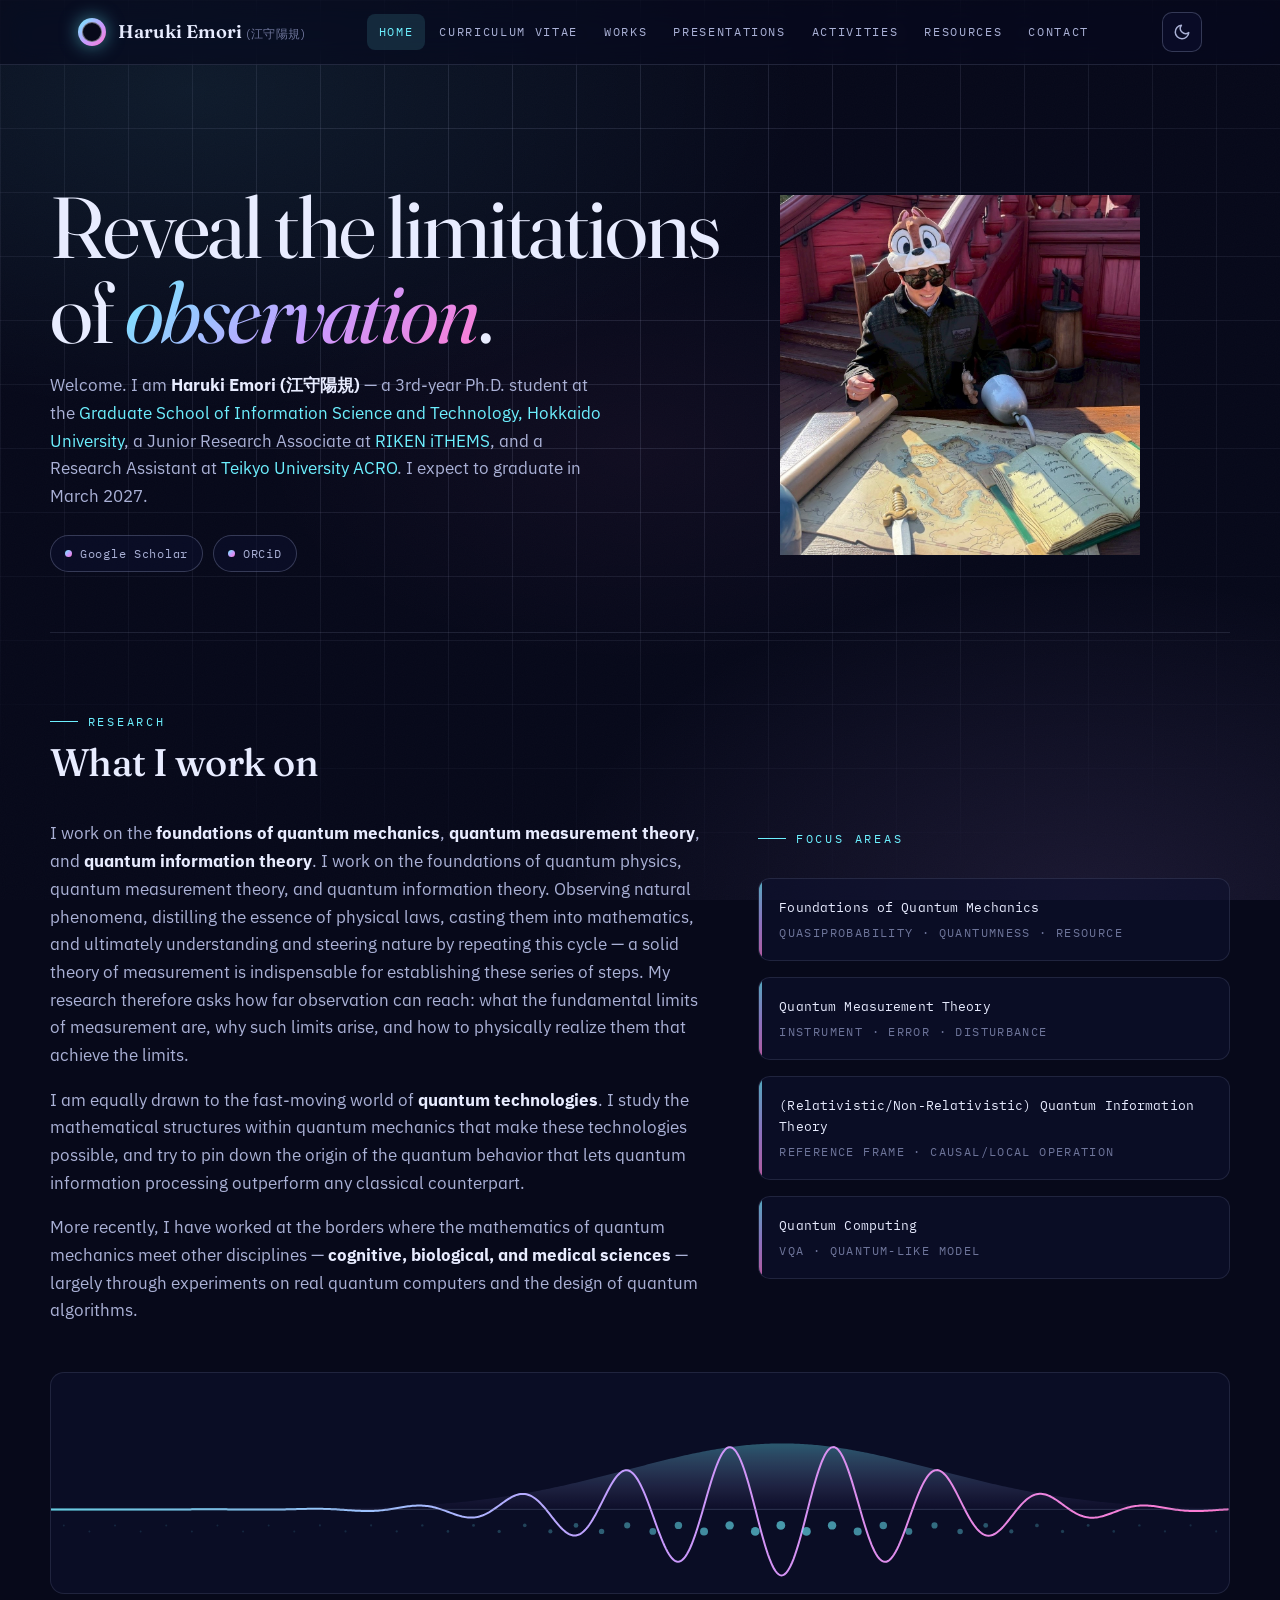
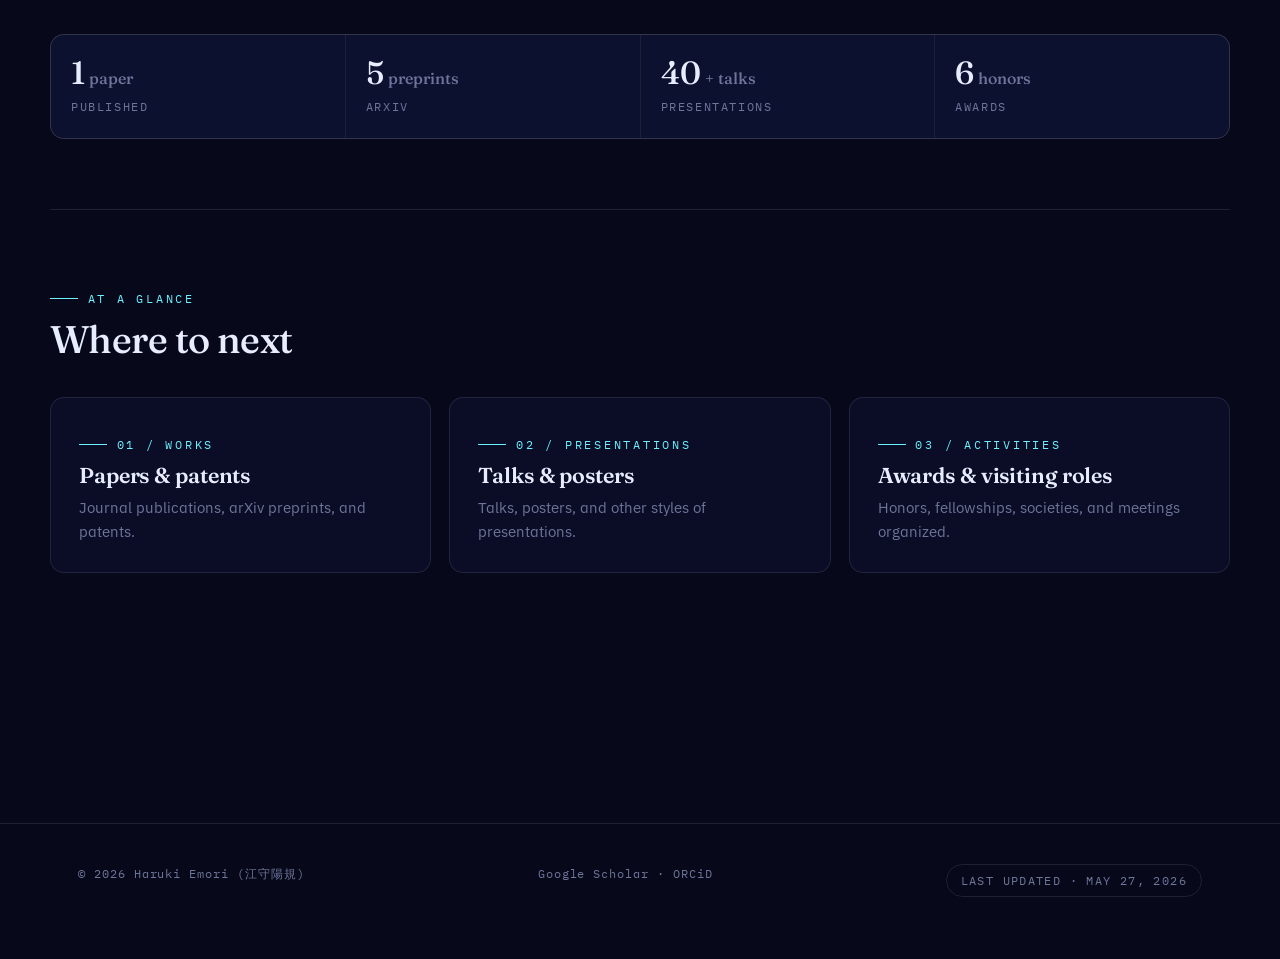
<file: index.html>
<!DOCTYPE html>
<html lang="en">
<head>
  <meta charset="UTF-8" />
  <meta name="viewport" content="width=device-width, initial-scale=1.0" />
  <title>Haruki Emori — Quantum Foundations, Measurement, &amp Information</title>
  <meta name="description" content="Personal site of Haruki Emori (江守陽規) — Ph.D. student at Hokkaido University working on foundations of quantum mechanics, quantum measurement theory, and quantum information." />
  <script>(function(){try{if(localStorage.getItem('he-theme')==='light')document.documentElement.setAttribute('data-theme','light');}catch(e){}})();</script>
  <link rel="preconnect" href="https://fonts.googleapis.com">
  <link rel="preconnect" href="https://fonts.gstatic.com" crossorigin>
  <link href="https://fonts.googleapis.com/css2?family=Fraunces:ital,opsz,wght@0,9..144,400;0,9..144,500;0,9..144,600;1,9..144,400;1,9..144,500&amp;family=IBM+Plex+Mono:wght@400;500&amp;family=IBM+Plex+Sans:wght@300;400;500;600;700&amp;display=swap" rel="stylesheet">
  <link rel="stylesheet" href="assets/css/style.css">
</head>
<body>
  <div class="bg-field"></div>
  <div class="bg-grid"></div>
  <div class="bg-noise"></div>

  <header class="site-header">
    <div class="wrap nav-inner">
      <a href="index.html" class="brand">
        <span class="brand-mark"></span>
        <span>Haruki Emori <span class="brand-jp">(江守陽規)</span></span>
      </a>
      <nav class="primary" aria-label="Primary">
        <ul>
          <li><a href="index.html" class="active">Home</a></li>
          <li><a href="cv.html">Curriculum Vitae</a></li>
          <li><a href="works.html">Works</a></li>
          <li><a href="presentations.html">Presentations</a></li>
          <li><a href="activities.html">Activities</a></li>
          <li><a href="resources.html">Resources</a></li>
          <li><a href="contact.html">Contact</a></li>
        </ul>
      </nav>
      <div class="nav-cluster">
        <button class="theme-toggle" aria-label="Toggle light and dark theme" title="Toggle theme">
          <svg class="icon-moon" viewBox="0 0 24 24" fill="none" stroke="currentColor" stroke-width="2" stroke-linecap="round" stroke-linejoin="round"><path d="M21 12.79A9 9 0 1 1 11.21 3 7 7 0 0 0 21 12.79z"/></svg>
          <svg class="icon-sun" viewBox="0 0 24 24" fill="none" stroke="currentColor" stroke-width="2" stroke-linecap="round" stroke-linejoin="round"><circle cx="12" cy="12" r="4"/><path d="M12 2v2M12 20v2M4.93 4.93l1.41 1.41M17.66 17.66l1.41 1.41M2 12h2M20 12h2M6.34 17.66l-1.41 1.41M19.07 4.93l-1.41 1.41"/></svg>
        </button>
        <button class="nav-toggle" aria-label="Toggle navigation" aria-expanded="false">≡</button>
      </div>
    </div>
  </header>

  <main>
    <!-- ============ HERO ============ -->
    <section class="hero wrap reveal">
      <div class="hero-grid">
        <div>
          <h1 class="hero-title">
            Reveal the limitations of <span class="accent">observation</span>.
          </h1>
          <p class="hero-sub">
            Welcome. I am <strong>Haruki Emori (江守陽規)</strong> — a 3rd-year Ph.D. student at the
            <a href="https://www.ist.hokudai.ac.jp/eng/">Graduate School of Information Science and Technology, Hokkaido University</a>,
            a Junior Research Associate at <a href="https://ithems.riken.jp/en">RIKEN iTHEMS</a>,
            and a Research Assistant at <a href="https://www.teikyo-u.ac.jp/en/affiliate/acro">Teikyo University ACRO</a>.
            I expect to graduate in March 2027.
          </p>

          <div class="id-links">
            <a class="id-link" href="https://scholar.google.com/citations?user=4PC7-ycAAAAJ" target="_blank" rel="noopener"><span class="dot"></span> Google Scholar</a>
            <a class="id-link" href="https://orcid.org/0009-0007-2264-9192" target="_blank" rel="noopener"><span class="dot"></span> ORCiD</a>
          </div>
        </div>
        
        <div class="hero-portrait">
          <img src="assets/img/HE_Private.jpg" alt="Haruki Emori"
               style="width: 80%; height: auto;"
               onerror="this.outerHTML='&lt;div class=&quot;fallback&quot;&gt;HE&lt;/div&gt;'">
        </div>
        
      </div>
    </section>

    <!-- ============ RESEARCH ============ -->
    <section class="block wrap reveal">
      <div class="block-head">
        <div>
          <span class="eyebrow">Research</span>
          <h2 style="margin-top:10px;">What I work on</h2>
        </div>
      </div>

      <div class="two-col">
        <div class="lead-prose">
          <p>
            I work on the <strong>foundations of quantum mechanics</strong>,
            <strong>quantum measurement theory</strong>, and <strong>quantum information theory</strong>.
            I work on the foundations of quantum physics, quantum measurement theory, and quantum information theory.
            Observing natural phenomena, distilling the essence of physical laws, casting them into mathematics, 
            and ultimately understanding and steering nature by repeating this cycle — a solid theory of measurement 
            is indispensable for establishing these series of steps. My research therefore asks how far observation 
            can reach: what the fundamental limits of measurement are, why such limits arise, and how to physically 
            realize them that achieve the limits.
          </p>
          <p>
            I am equally drawn to the fast-moving world of <strong>quantum technologies</strong>. I study the
            mathematical structures within quantum mechanics that make these technologies possible, and try to pin
            down the origin of the quantum behavior that lets quantum information processing outperform any classical
            counterpart.
          </p>
          <p>
            More recently, I have worked at the borders where the mathematics of quantum mechanics meet other disciplines —
            <strong>cognitive, biological, and medical sciences</strong> — largely through experiments on
            real quantum computers and the design of quantum algorithms.
          </p>
        </div>

        <div>
          <span class="eyebrow">Focus areas</span>
          <div class="interests" style="grid-template-columns:1fr;">
            <div class="interest">Foundations of Quantum Mechanics<small>Quasiprobability · Quantumness · Resource</small></div>
            <div class="interest">Quantum Measurement Theory<small>Instrument · Error · Disturbance</small></div>
            <div class="interest">(Relativistic/Non-Relativistic) Quantum Information Theory<small>Reference frame · Causal/Local operation</small></div>
            <div class="interest">Quantum Computing<small>VQA · Quantum-like model</small></div>
          </div>
        </div>
      </div>

      <!-- Wavefunction / probability cloud strip -->
      <div class="wave-strip">
        <canvas id="wave" aria-hidden="true"></canvas>
      </div>

      <div class="stats">
        <div class="stat"><span class="stat-num">1<span class="unit">paper</span></span><span class="stat-label">Published</span></div>
        <div class="stat"><span class="stat-num">5<span class="unit">preprints</span></span><span class="stat-label">arXiv</span></div>
        <div class="stat"><span class="stat-num">40<span class="unit">+ talks</span></span><span class="stat-label">Presentations</span></div>
        <div class="stat"><span class="stat-num">6<span class="unit">honors</span></span><span class="stat-label">Awards</span></div>
      </div>
    </section>

    <!-- ============ AT A GLANCE ============ -->
    <section class="block wrap reveal">
      <div class="block-head">
        <div>
          <span class="eyebrow">At a glance</span>
          <h2 style="margin-top:10px;">Where to next</h2>
        </div>
      </div>
      <div class="quick-grid">
        <a href="works.html" class="card">
          <span class="eyebrow">01 / Works</span>
          <h3 style="margin:10px 0 8px;">Papers &amp; patents</h3>
          <p style="color:var(--ink-mute); font-size:0.92rem; margin:0;">Journal publications, arXiv preprints, and patents.</p>
        </a>
        <a href="presentations.html" class="card">
          <span class="eyebrow">02 / Presentations</span>
          <h3 style="margin:10px 0 8px;">Talks &amp; posters</h3>
          <p style="color:var(--ink-mute); font-size:0.92rem; margin:0;">Talks, posters, and other styles of presentations.</p>
        </a>
        <a href="activities.html" class="card">
          <span class="eyebrow">03 / Activities</span>
          <h3 style="margin:10px 0 8px;">Awards &amp; visiting roles</h3>
          <p style="color:var(--ink-mute); font-size:0.92rem; margin:0;">Honors, fellowships, societies, and meetings organized.</p>
        </a>
      </div>
    </section>
  </main>

  <footer class="site-footer">
    <div class="wrap foot-inner">
      <div>© 2026 Haruki Emori (江守陽規)</div>
      <div>
        <a href="https://scholar.google.com/citations?user=4PC7-ycAAAAJ">Google Scholar</a> ·
        <a href="https://orcid.org/0009-0007-2264-9192">ORCiD</a>
      </div>
        <div class="update-banner">
        Last updated · May 27, 2026
      </div>
    </div>
  </footer>

  <script src="assets/js/site.js"></script>
  <script>
    startWavefunction("wave");
  </script>
</body>
</html>
</file>
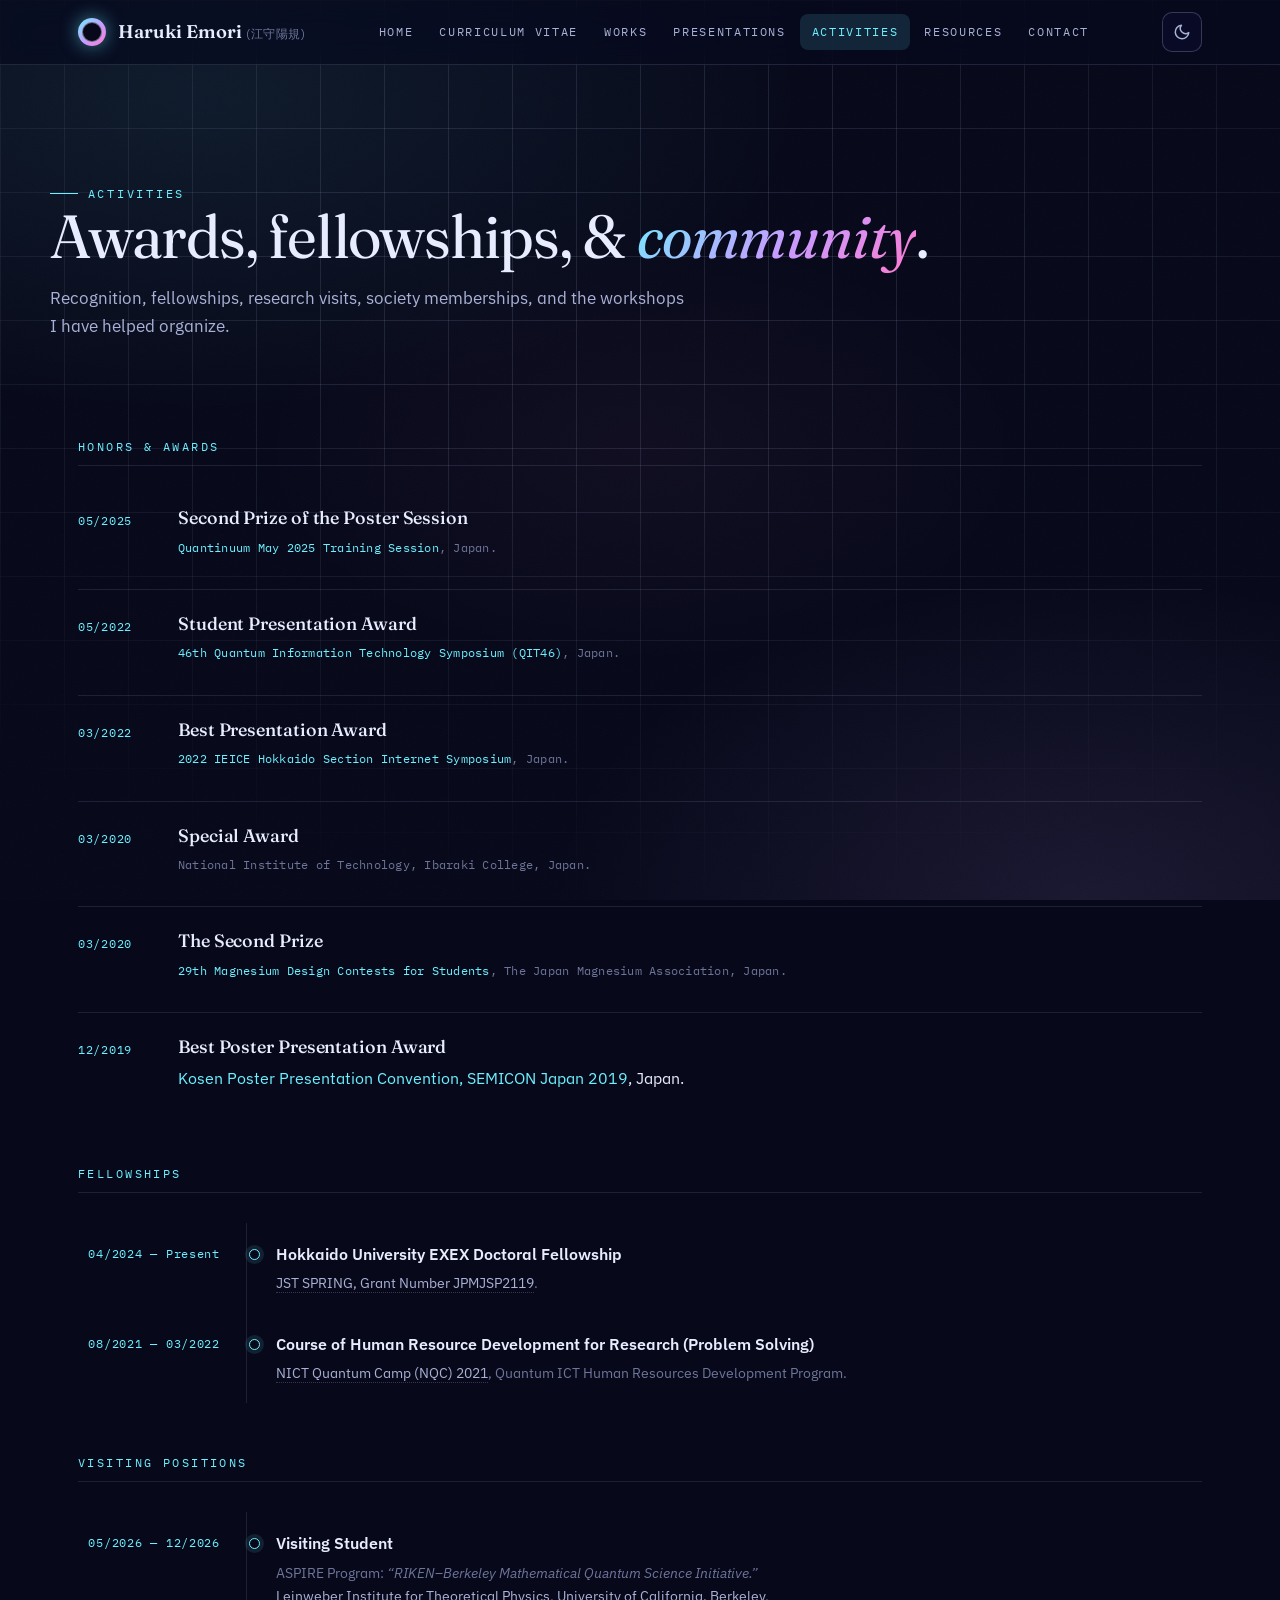
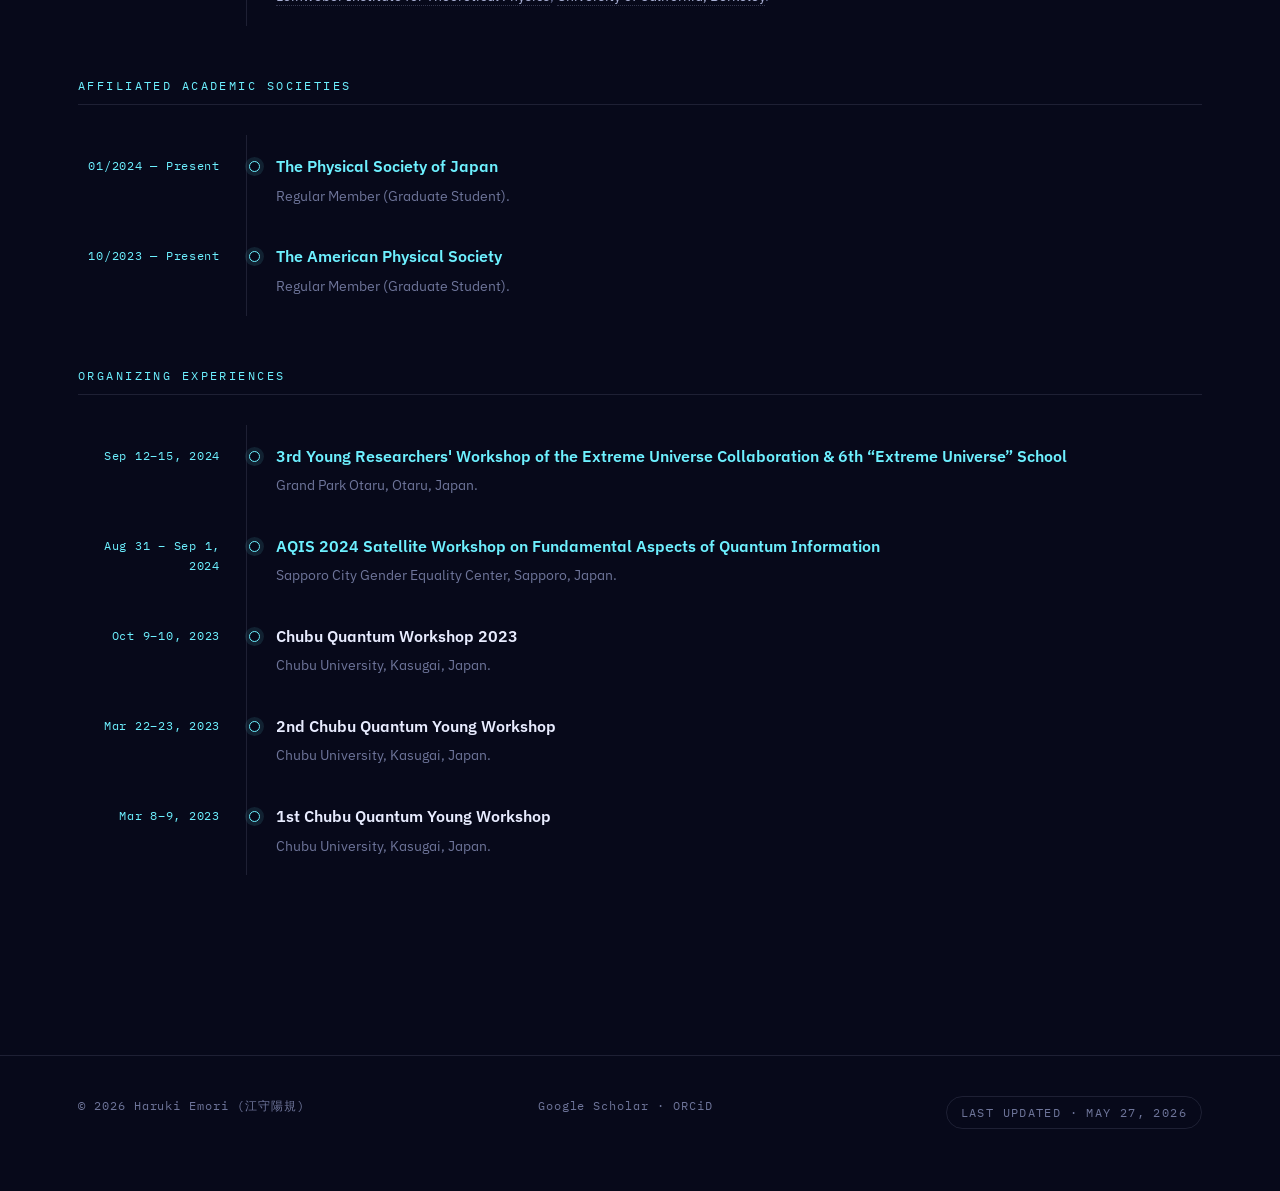
<file: activities.html>
<!DOCTYPE html>
<html lang="en">
<head>
  <meta charset="UTF-8" />
  <meta name="viewport" content="width=device-width, initial-scale=1.0" />
  <title>Activities — Haruki Emori</title>
  <meta name="description" content="Awards, fellowships, visiting positions, academic societies, and workshops organized by Haruki Emori." />
  <script>(function(){try{if(localStorage.getItem('he-theme')==='light')document.documentElement.setAttribute('data-theme','light');}catch(e){}})();</script>
  <link rel="preconnect" href="https://fonts.googleapis.com">
  <link rel="preconnect" href="https://fonts.gstatic.com" crossorigin>
  <link href="https://fonts.googleapis.com/css2?family=Fraunces:ital,opsz,wght@0,9..144,400;0,9..144,500;0,9..144,600;1,9..144,400;1,9..144,500&amp;family=IBM+Plex+Mono:wght@400;500&amp;family=IBM+Plex+Sans:wght@300;400;500;600;700&amp;display=swap" rel="stylesheet">
  <link rel="stylesheet" href="assets/css/style.css">
</head>
<body>
  <div class="bg-field"></div>
  <div class="bg-grid"></div>
  <div class="bg-noise"></div>

  <header class="site-header">
    <div class="wrap nav-inner">
      <a href="index.html" class="brand">
        <span class="brand-mark"></span>
        <span>Haruki Emori <span class="brand-jp">(江守陽規)</span></span>
      </a>
      <nav class="primary" aria-label="Primary">
        <ul>
          <li><a href="index.html">Home</a></li>
          <li><a href="cv.html">Curriculum Vitae</a></li>
          <li><a href="works.html">Works</a></li>
          <li><a href="presentations.html">Presentations</a></li>
          <li><a href="activities.html" class="active">Activities</a></li>
          <li><a href="resources.html">Resources</a></li>
          <li><a href="contact.html">Contact</a></li>
        </ul>
      </nav>
      <div class="nav-cluster">
        <button class="theme-toggle" aria-label="Toggle light and dark theme" title="Toggle theme">
          <svg class="icon-moon" viewBox="0 0 24 24" fill="none" stroke="currentColor" stroke-width="2" stroke-linecap="round" stroke-linejoin="round"><path d="M21 12.79A9 9 0 1 1 11.21 3 7 7 0 0 0 21 12.79z"/></svg>
          <svg class="icon-sun" viewBox="0 0 24 24" fill="none" stroke="currentColor" stroke-width="2" stroke-linecap="round" stroke-linejoin="round"><circle cx="12" cy="12" r="4"/><path d="M12 2v2M12 20v2M4.93 4.93l1.41 1.41M17.66 17.66l1.41 1.41M2 12h2M20 12h2M6.34 17.66l-1.41 1.41M19.07 4.93l-1.41 1.41"/></svg>
        </button>
        <button class="nav-toggle" aria-label="Toggle navigation" aria-expanded="false">≡</button>
      </div>
    </div>
  </header>

  <main>
    <section class="page-intro wrap reveal">
      <span class="eyebrow">Activities</span>
      <h1>Awards, fellowships, &amp <span class="accent">community</span>.</h1>
      <p class="lead">
        Recognition, fellowships, research visits, society memberships, and the workshops I have helped
        organize.
      </p>
    </section>

    <!-- ===== Honors & Awards ===== -->
    <section class="wrap reveal">
      <div class="sub-h">Honors &amp; Awards</div>
      <ul class="entry-list" style="margin-top:6px;">
        <li class="entry">
          <div class="entry-year">05/2025</div>
          <div>
            <h3 class="entry-title" style="font-style:normal;">Second Prize of the Poster Session</h3>
            <div class="entry-venue"><a href="https://quantinuum.co.jp/quantinuum-spring-2025-training-session/">Quantinuum May 2025 Training Session</a>, Japan.</div>
          </div>
        </li>
        <li class="entry">
          <div class="entry-year">05/2022</div>
          <div>
            <h3 class="entry-title" style="font-style:normal;">Student Presentation Award</h3>
            <div class="entry-venue"><a href="https://www.ieice.org/es/qit/qit46/index_e.html">46th Quantum Information Technology Symposium (QIT46)</a>, Japan.</div>
          </div>
        </li>
        <li class="entry">
          <div class="entry-year">03/2022</div>
          <div>
            <h3 class="entry-title" style="font-style:normal;">Best Presentation Award</h3>
            <div class="entry-venue"><a href="https://www.ieice.org/hokkaido/?page_id=1084&amp;lang=en">2022 IEICE Hokkaido Section Internet Symposium</a>, Japan.</div>
          </div>
        </li>
        <li class="entry">
          <div class="entry-year">03/2020</div>
          <div>
            <h3 class="entry-title" style="font-style:normal;">Special Award</h3>
            <div class="entry-venue">National Institute of Technology, Ibaraki College, Japan.</div>
          </div>
        </li>
        <li class="entry">
          <div class="entry-year">03/2020</div>
          <div>
            <h3 class="entry-title" style="font-style:normal;">The Second Prize</h3>
            <div class="entry-venue"><a href="http://magnesium.or.jp/design-contest/">29th Magnesium Design Contests for Students</a>, The Japan Magnesium Association, Japan.</div>
          </div>
        </li>
        <li class="entry">
          <div class="entry-year">12/2019</div>
          <div>
            <h3 class="entry-title" style="font-style:normal;">Best Poster Presentation Award</h3>
            <div class="entry-meta"><a href="https://www.semiconjapan.org/en/exhibits/2019-post-show-report">Kosen Poster Presentation Convention, SEMICON Japan 2019</a>, Japan.</div>
          </div>
        </li>
      </ul>
    </section>

    <!-- ===== Fellowships ===== -->
    <section class="wrap reveal">
      <div class="sub-h">Fellowships</div>
      <div class="timeline">
        <div class="t-item">
          <div class="t-date">04/2024 — Present</div>
          <div class="t-dot"></div>
          <div class="t-body">
            <strong>Hokkaido University EXEX Doctoral Fellowship</strong>
            <div class="t-meta"><a href="https://sites.google.com/eis.hokudai.ac.jp/exexphd-fellow">JST SPRING, Grant Number JPMJSP2119</a>.</div>
          </div>
        </div>
        <div class="t-item">
          <div class="t-date">08/2021 — 03/2022</div>
          <div class="t-dot"></div>
          <div class="t-body">
            <strong>Course of Human Resource Development for Research (Problem Solving)</strong>
            <div class="t-meta"><a href="https://nqc.nict.go.jp">NICT Quantum Camp (NQC) 2021</a>, Quantum ICT Human Resources Development Program.</div>
          </div>
        </div>
      </div>
    </section>

    <!-- ===== Visiting Positions ===== -->
    <section class="wrap reveal">
      <div class="sub-h">Visiting Positions</div>
      <div class="timeline">
        <div class="t-item">
          <div class="t-date">05/2026 — 12/2026</div>
          <div class="t-dot"></div>
          <div class="t-body">
            <strong>Visiting Student</strong>
            <div class="t-meta">
              ASPIRE Program: <em>“RIKEN–Berkeley Mathematical Quantum Science Initiative.”</em><br>
              <a href="https://leinweberitp.berkeley.edu/">Leinweber Institute for Theoretical Physics</a>, <a href="https://www.berkeley.edu/">University of California, Berkeley</a>.
            </div>
          </div>
        </div>
      </div>
    </section>
    
    <!-- ===== Affiliated Academic Societies ===== -->
    <section class="wrap reveal">
      <div class="sub-h">Affiliated Academic Societies</div>
      <div class="timeline">
        <div class="t-item">
          <div class="t-date">01/2024 — Present</div>
          <div class="t-dot"></div>
          <div class="t-body">
            <strong><a href="https://www.jps.or.jp/english/">The Physical Society of Japan</a></strong>
            <div class="t-meta">Regular Member (Graduate Student).</div>
          </div>
        </div>
        <div class="t-item">
          <div class="t-date">10/2023 — Present</div>
          <div class="t-dot"></div>
          <div class="t-body">
            <strong><a href="https://www.aps.org">The American Physical Society</a></strong>
            <div class="t-meta">Regular Member (Graduate Student).</div>
          </div>
        </div>
      </div>
    </section>

    <!-- ===== Organizing Experiences ===== -->
    <section class="wrap reveal">
      <div class="sub-h">Organizing Experiences</div>
      <div class="timeline">
        <div class="t-item">
          <div class="t-date">Sep 12–15, 2024</div>
          <div class="t-dot"></div>
          <div class="t-body">
            <strong><a href="https://sites.google.com/view/the-3rd-young-researchers-work/home">3rd Young Researchers' Workshop of the Extreme Universe Collaboration &amp; 6th “Extreme Universe” School</a></strong>
            <div class="t-meta">Grand Park Otaru, Otaru, Japan.</div>
          </div>
        </div>
        <div class="t-item">
          <div class="t-date">Aug 31 – Sep 1, 2024</div>
          <div class="t-dot"></div>
          <div class="t-body">
            <strong><a href="https://sites.google.com/elms.hokudai.ac.jp/faqi">AQIS 2024 Satellite Workshop on Fundamental Aspects of Quantum Information</a></strong>
            <div class="t-meta">Sapporo City Gender Equality Center, Sapporo, Japan.</div>
          </div>
        </div>
        <div class="t-item">
          <div class="t-date">Oct 9–10, 2023</div>
          <div class="t-dot"></div>
          <div class="t-body">
            <strong>Chubu Quantum Workshop 2023</strong>
            <div class="t-meta">Chubu University, Kasugai, Japan.</div>
          </div>
        </div>
        <div class="t-item">
          <div class="t-date">Mar 22–23, 2023</div>
          <div class="t-dot"></div>
          <div class="t-body">
            <strong>2nd Chubu Quantum Young Workshop</strong>
            <div class="t-meta">Chubu University, Kasugai, Japan.</div>
          </div>
        </div>
        <div class="t-item">
          <div class="t-date">Mar 8–9, 2023</div>
          <div class="t-dot"></div>
          <div class="t-body">
            <strong>1st Chubu Quantum Young Workshop</strong>
            <div class="t-meta">Chubu University, Kasugai, Japan.</div>
          </div>
        </div>
      </div>
    </section>

  </main>

  <footer class="site-footer">
    <div class="wrap foot-inner">
      <div>© 2026 Haruki Emori (江守陽規)</div>
      <div>
        <a href="https://scholar.google.com/citations?user=4PC7-ycAAAAJ">Google Scholar</a> ·
        <a href="https://orcid.org/0009-0007-2264-9192">ORCiD</a>
      </div>
        <div class="update-banner">
        Last updated · May 27, 2026
      </div>
    </div>
  </footer>

  <script src="assets/js/site.js"></script>
</body>
</html>
</file>
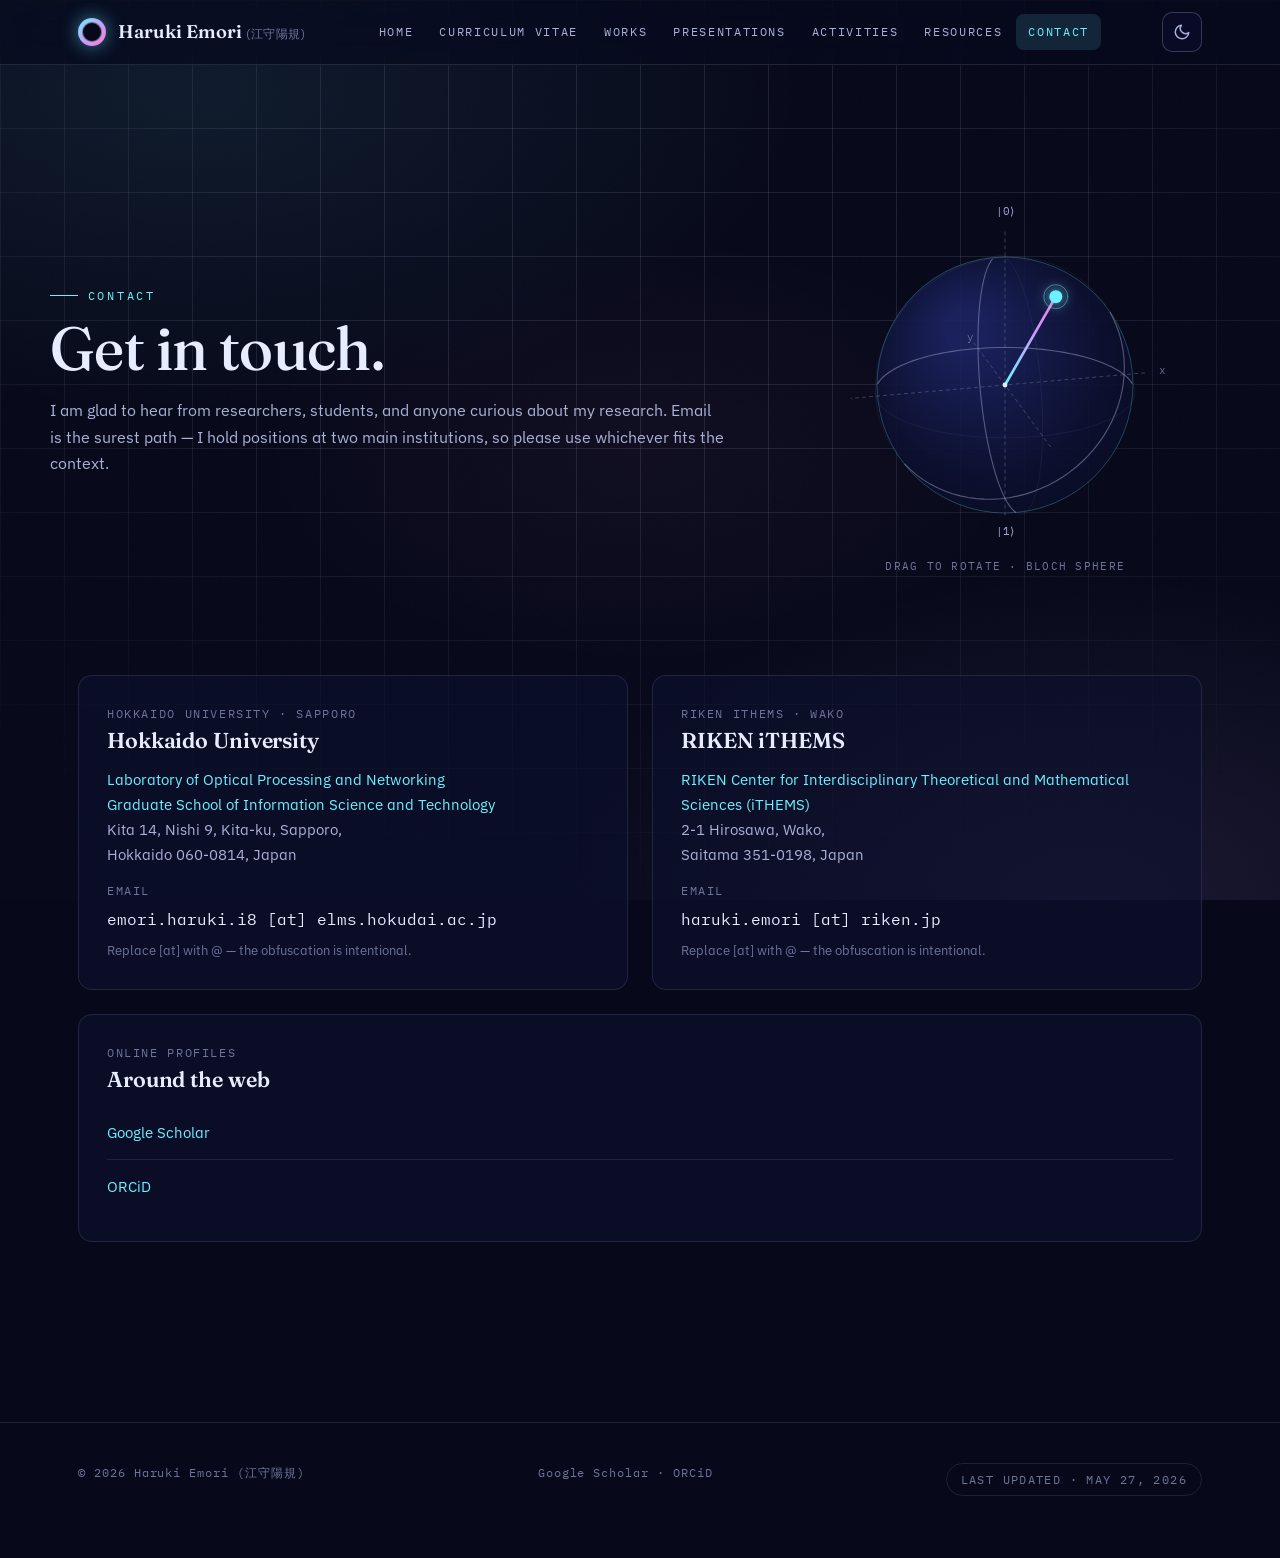
<file: contact.html>
<!DOCTYPE html>
<html lang="en">
<head>
  <meta charset="UTF-8" />
  <meta name="viewport" content="width=device-width, initial-scale=1.0" />
  <title>Contact — Haruki Emori</title>
  <meta name="description" content="How to reach Haruki Emori — email and postal addresses at Hokkaido University and RIKEN." />
  <script>(function(){try{if(localStorage.getItem('he-theme')==='light')document.documentElement.setAttribute('data-theme','light');}catch(e){}})();</script>
  <link rel="preconnect" href="https://fonts.googleapis.com">
  <link rel="preconnect" href="https://fonts.gstatic.com" crossorigin>
  <link href="https://fonts.googleapis.com/css2?family=Fraunces:ital,opsz,wght@0,9..144,400;0,9..144,500;0,9..144,600;1,9..144,400;1,9..144,500&amp;family=IBM+Plex+Mono:wght@400;500&amp;family=IBM+Plex+Sans:wght@300;400;500;600;700&amp;display=swap" rel="stylesheet">
  <link rel="stylesheet" href="assets/css/style.css">
</head>
<body>
  <div class="bg-field"></div>
  <div class="bg-grid"></div>
  <div class="bg-noise"></div>

  <header class="site-header">
    <div class="wrap nav-inner">
      <a href="index.html" class="brand">
        <span class="brand-mark"></span>
        <span>Haruki Emori <span class="brand-jp">(江守陽規)</span></span>
      </a>
      <nav class="primary" aria-label="Primary">
        <ul>
          <li><a href="index.html">Home</a></li>
          <li><a href="cv.html">Curriculum Vitae</a></li>
          <li><a href="works.html">Works</a></li>
          <li><a href="presentations.html">Presentations</a></li>
          <li><a href="activities.html">Activities</a></li>
          <li><a href="resources.html">Resources</a></li>
          <li><a href="contact.html" class="active">Contact</a></li>
        </ul>
      </nav>
      <div class="nav-cluster">
        <button class="theme-toggle" aria-label="Toggle light and dark theme" title="Toggle theme">
          <svg class="icon-moon" viewBox="0 0 24 24" fill="none" stroke="currentColor" stroke-width="2" stroke-linecap="round" stroke-linejoin="round"><path d="M21 12.79A9 9 0 1 1 11.21 3 7 7 0 0 0 21 12.79z"/></svg>
          <svg class="icon-sun" viewBox="0 0 24 24" fill="none" stroke="currentColor" stroke-width="2" stroke-linecap="round" stroke-linejoin="round"><circle cx="12" cy="12" r="4"/><path d="M12 2v2M12 20v2M4.93 4.93l1.41 1.41M17.66 17.66l1.41 1.41M2 12h2M20 12h2M6.34 17.66l-1.41 1.41M19.07 4.93l-1.41 1.41"/></svg>
        </button>
        <button class="nav-toggle" aria-label="Toggle navigation" aria-expanded="false">≡</button>
      </div>
    </div>
  </header>

  <main>
    <section class="page-hero wrap reveal" style="padding: 80px 0 60px;">
      <div class="hero-grid" style="align-items: center;">
        
        <div class="intro-copy">
          <span class="eyebrow">Contact</span>
          <h1 style="margin: 10px 0 14px; font-size: clamp(2.4rem, 5vw, 3.8rem);">Get in <span class="accent">touch</span>.</h1>
          <p class="lead">
            I am glad to hear from researchers, students, and anyone curious about my research. Email is the surest path — I hold positions at two main institutions, so please use whichever fits the context.
          </p>
        </div>

        <div class="page-visual">
          <div class="bloch-wrap" aria-hidden="true" style="margin: 0 auto; max-width: 400px;">
            <canvas id="bloch"></canvas>
            <div class="bloch-hint" style="bottom: 10px;">drag to rotate · Bloch sphere</div>
          </div>
        </div>
      </div>
    </section>
    
    <section class="wrap reveal">
      <div class="contact-grid" style="margin-top:30px;">

        <!-- Hokkaido University -->
        <div class="contact-card">
          <span class="label">Hokkaido University · Sapporo</span>
          <h3>Hokkaido University</h3>
          <p style="margin:0 0 14px; color:var(--ink-soft); font-size:0.95rem;">
            <a href="https://optical-processing-and-networking.com/en/">Laboratory of Optical Processing and Networking</a><br>
            <a href="https://www.ist.hokudai.ac.jp/eng/">Graduate School of Information Science and Technology</a><br>
            Kita 14, Nishi 9, Kita-ku, Sapporo,<br>
            Hokkaido 060-0814, Japan
          </p>
          <span class="label">Email</span>
          <p class="contact-email" style="margin:0 0 6px;">emori.haruki.i8 [at] elms.hokudai.ac.jp</p>
          <p style="font-size:0.84rem; color:var(--ink-mute); margin:0;">Replace [at] with @ — the obfuscation is intentional.</p>
        </div>

        <!-- RIKEN -->
        <div class="contact-card">
          <span class="label">RIKEN iTHEMS · Wako</span>
          <h3>RIKEN iTHEMS</h3>
          <p style="margin:0 0 14px; color:var(--ink-soft); font-size:0.95rem;">
            <a href="https://ithems.riken.jp/en">RIKEN Center for Interdisciplinary Theoretical and Mathematical Sciences (iTHEMS)</a><br>
            2-1 Hirosawa, Wako,<br>
            Saitama 351-0198, Japan
          </p>
          <span class="label">Email</span>
          <p class="contact-email" style="margin:0 0 6px;">haruki.emori [at] riken.jp</p>
          <p style="font-size:0.84rem; color:var(--ink-mute); margin:0;">Replace [at] with @ — the obfuscation is intentional.</p>
        </div>

      </div>

      <!-- Online profiles -->
      <div class="contact-card" style="margin-top:24px;">
        <span class="label">Online profiles</span>
        <h3>Around the web</h3>
        <ul class="res-list" style="margin-top:6px;">
          <li><a href="https://scholar.google.com/citations?user=4PC7-ycAAAAJ">Google Scholar</a></li>
          <li><a href="https://orcid.org/0009-0007-2264-9192">ORCiD</a></li>
        </ul>
      </div>
    </section>
  </main>

  <footer class="site-footer">
    <div class="wrap foot-inner">
      <div>© 2026 Haruki Emori (江守陽規)</div>
      <div>
        <a href="https://scholar.google.com/citations?user=4PC7-ycAAAAJ">Google Scholar</a> ·
        <a href="https://orcid.org/0009-0007-2264-9192">ORCiD</a>
      </div>
        <div class="update-banner">
        Last updated · May 27, 2026
      </div>
    </div>
  </footer>

  <script src="assets/js/site.js"></script>
  <script>
    // id="bloch" のcanvasに対してブロッホ球の描画と操作を有効化する
    if (typeof startBloch === 'function') {
      startBloch("bloch");
    }
  </script>
</body>
</html>
</file>
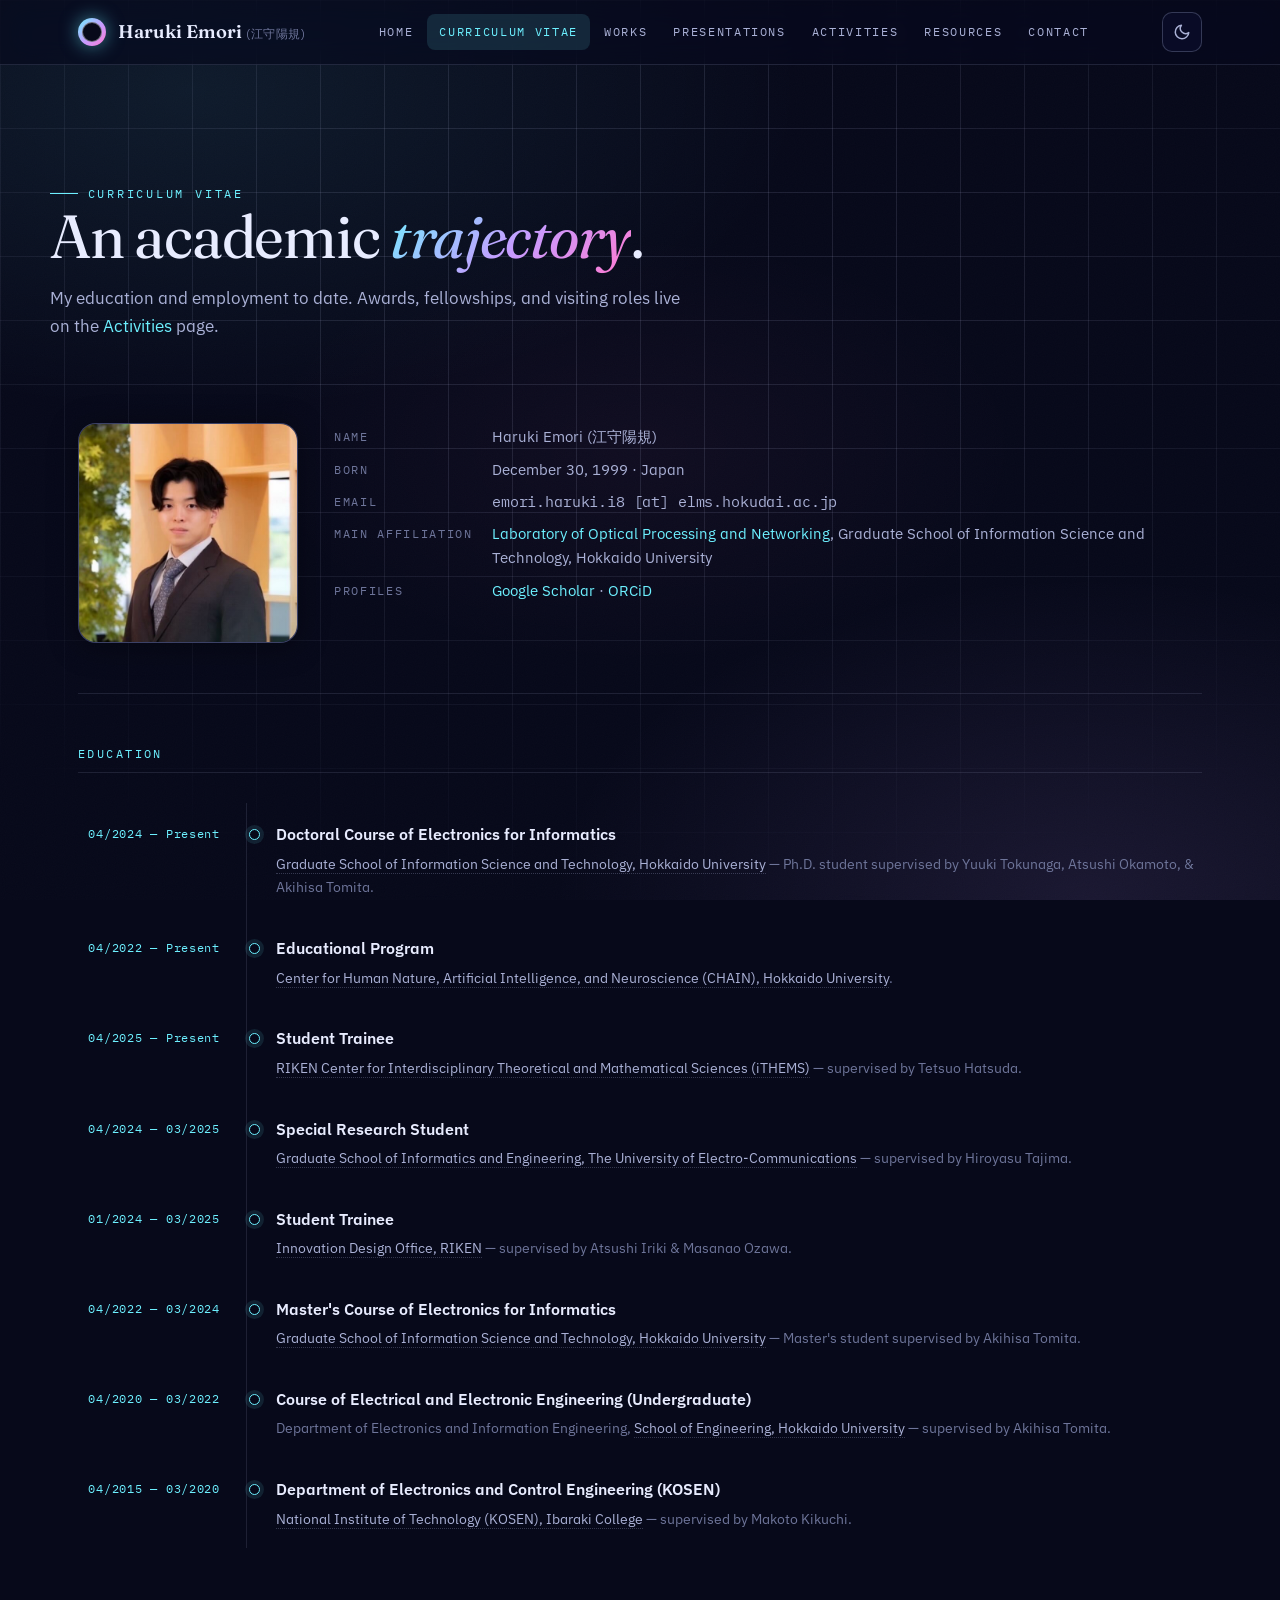
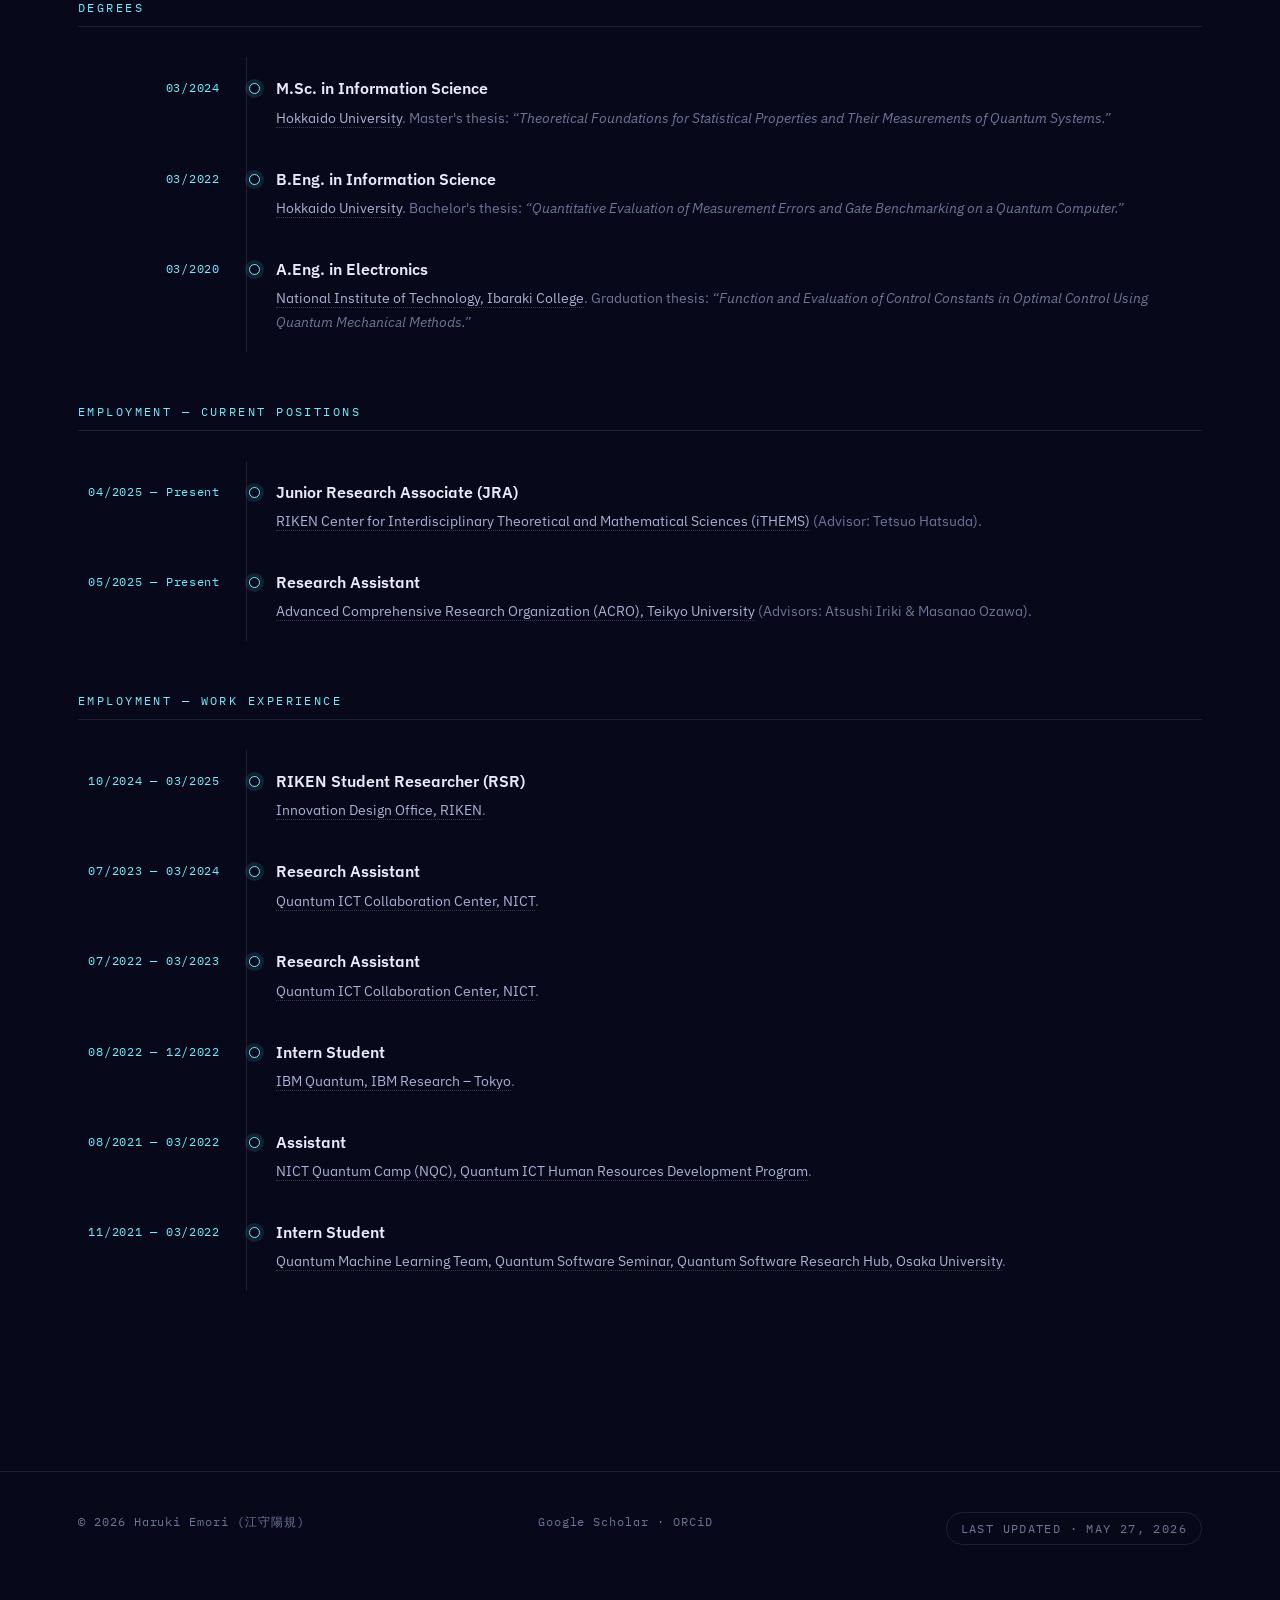
<file: cv.html>
<!DOCTYPE html>
<html lang="en">
<head>
  <meta charset="UTF-8" />
  <meta name="viewport" content="width=device-width, initial-scale=1.0" />
  <title>Curriculum Vitae — Haruki Emori</title>
  <meta name="description" content="Curriculum Vitae of Haruki Emori — education and employment." />
  <script>(function(){try{if(localStorage.getItem('he-theme')==='light')document.documentElement.setAttribute('data-theme','light');}catch(e){}})();</script>
  <link rel="preconnect" href="https://fonts.googleapis.com">
  <link rel="preconnect" href="https://fonts.gstatic.com" crossorigin>
  <link href="https://fonts.googleapis.com/css2?family=Fraunces:ital,opsz,wght@0,9..144,400;0,9..144,500;0,9..144,600;1,9..144,400;1,9..144,500&amp;family=IBM+Plex+Mono:wght@400;500&amp;family=IBM+Plex+Sans:wght@300;400;500;600;700&amp;display=swap" rel="stylesheet">
  <link rel="stylesheet" href="assets/css/style.css">
</head>
<body>
  <div class="bg-field"></div>
  <div class="bg-grid"></div>
  <div class="bg-noise"></div>

  <header class="site-header">
    <div class="wrap nav-inner">
      <a href="index.html" class="brand">
        <span class="brand-mark"></span>
        <span>Haruki Emori <span class="brand-jp">(江守陽規)</span></span>
      </a>
      <nav class="primary" aria-label="Primary">
        <ul>
          <li><a href="index.html">Home</a></li>
          <li><a href="cv.html" class="active">Curriculum Vitae</a></li>
          <li><a href="works.html">Works</a></li>
          <li><a href="presentations.html">Presentations</a></li>
          <li><a href="activities.html">Activities</a></li>
          <li><a href="resources.html">Resources</a></li>
          <li><a href="contact.html">Contact</a></li>
        </ul>
      </nav>
      <div class="nav-cluster">
        <button class="theme-toggle" aria-label="Toggle light and dark theme" title="Toggle theme">
          <svg class="icon-moon" viewBox="0 0 24 24" fill="none" stroke="currentColor" stroke-width="2" stroke-linecap="round" stroke-linejoin="round"><path d="M21 12.79A9 9 0 1 1 11.21 3 7 7 0 0 0 21 12.79z"/></svg>
          <svg class="icon-sun" viewBox="0 0 24 24" fill="none" stroke="currentColor" stroke-width="2" stroke-linecap="round" stroke-linejoin="round"><circle cx="12" cy="12" r="4"/><path d="M12 2v2M12 20v2M4.93 4.93l1.41 1.41M17.66 17.66l1.41 1.41M2 12h2M20 12h2M6.34 17.66l-1.41 1.41M19.07 4.93l-1.41 1.41"/></svg>
        </button>
        <button class="nav-toggle" aria-label="Toggle navigation" aria-expanded="false">≡</button>
      </div>
    </div>
  </header>

  <main>
    <section class="page-intro wrap reveal">
      <span class="eyebrow">Curriculum Vitae</span>
      <h1>An academic <span class="accent">trajectory</span>.</h1>
      <p class="lead">
        My education and employment to date. Awards, fellowships,
        and visiting roles live on the <a href="activities.html">Activities</a> page.
      </p>
    </section>

    <!-- ===== Profile card ===== -->
    <section class="wrap reveal">
      <div class="profile-head">
        <div class="profile-photo">
          <img src="assets/img/HE_RIKEN.jpg" alt="Haruki Emori" onerror="this.parentNode.innerHTML='<div style=\'width:100%;height:100%;display:flex;align-items:center;justify-content:center;font-family:Fraunces,serif;font-size:3rem;background:linear-gradient(135deg,#6df0ff,#c79bff,#ff7ad1);color:#07091a;font-weight:600;\'>HE</div>'">
        </div>
        <div class="profile-meta">
          <dl>
            <dt>Name</dt>            <dd>Haruki Emori (江守陽規)</dd>
            <dt>Born</dt>            <dd>December 30, 1999 · Japan</dd>
            <dt>Email</dt>           <dd><span class="mono">emori.haruki.i8 [at] elms.hokudai.ac.jp</span></dd>
            <dt>Main affiliation</dt>    <dd>
              <a href="https://optical-processing-and-networking.com/en/">Laboratory of Optical Processing and Networking</a>,
              Graduate School of Information Science and Technology, Hokkaido University
            </dd>
            <dt>Profiles</dt>        <dd>
              <a href="https://scholar.google.com/citations?user=4PC7-ycAAAAJ">Google Scholar</a> ·
              <a href="https://orcid.org/0009-0007-2264-9192">ORCiD</a>
            </dd>
          </dl>
        </div>
      </div>
    </section>

    <!-- ===== EDUCATION ===== -->
    <section class="wrap reveal">
      <div class="sub-h">Education</div>
      <div class="timeline">

        <div class="t-item">
          <div class="t-date">04/2024 — Present</div>
          <div class="t-dot"></div>
          <div class="t-body">
            <strong>Doctoral Course of Electronics for Informatics</strong>
            <div class="t-meta">
              <a href="https://www.ist.hokudai.ac.jp/eng/">Graduate School of Information Science and Technology, Hokkaido University</a>
              — Ph.D. student supervised by Yuuki Tokunaga, Atsushi Okamoto, &amp Akihisa Tomita.
            </div>
          </div>
        </div>

        <div class="t-item">
          <div class="t-date">04/2022 — Present</div>
          <div class="t-dot"></div>
          <div class="t-body">
            <strong>Educational Program</strong>
            <div class="t-meta">
              <a href="https://www.chain.hokudai.ac.jp/en/">Center for Human Nature, Artificial Intelligence, and Neuroscience (CHAIN), Hokkaido University</a>.
            </div>
          </div>
        </div>

        <div class="t-item">
          <div class="t-date">04/2025 — Present</div>
          <div class="t-dot"></div>
          <div class="t-body">
            <strong>Student Trainee</strong>
            <div class="t-meta">
              <a href="https://ithems.riken.jp/en">RIKEN Center for Interdisciplinary Theoretical and Mathematical Sciences (iTHEMS)</a> — supervised by Tetsuo Hatsuda.
            </div>
          </div>
        </div>

        <div class="t-item">
          <div class="t-date">04/2024 — 03/2025</div>
          <div class="t-dot"></div>
          <div class="t-body">
            <strong>Special Research Student</strong>
            <div class="t-meta">
              <a href="https://www.uec.ac.jp/eng/education/ie_graduate/index.html">Graduate School of Informatics and Engineering, The University of Electro-Communications</a> — supervised by Hiroyasu Tajima.
            </div>
          </div>
        </div>

        <div class="t-item">
          <div class="t-date">01/2024 — 03/2025</div>
          <div class="t-dot"></div>
          <div class="t-body">
            <strong>Student Trainee</strong>
            <div class="t-meta">
              <a href="https://www.riken.jp/en/">Innovation Design Office, RIKEN</a> — supervised by Atsushi Iriki &amp; Masanao Ozawa.
            </div>
          </div>
        </div>

        <div class="t-item">
          <div class="t-date">04/2022 — 03/2024</div>
          <div class="t-dot"></div>
          <div class="t-body">
            <strong>Master's Course of Electronics for Informatics</strong>
            <div class="t-meta">
              <a href="https://www.ist.hokudai.ac.jp/eng/">Graduate School of Information Science and Technology, Hokkaido University</a> — Master's student supervised by Akihisa Tomita.
            </div>
          </div>
        </div>

        <div class="t-item">
          <div class="t-date">04/2020 — 03/2022</div>
          <div class="t-dot"></div>
          <div class="t-body">
            <strong>Course of Electrical and Electronic Engineering (Undergraduate)</strong>
            <div class="t-meta">
              Department of Electronics and Information Engineering, <a href="https://www.eng.hokudai.ac.jp/english/">School of Engineering, Hokkaido University</a> — supervised by Akihisa Tomita.
            </div>
          </div>
        </div>

        <div class="t-item">
          <div class="t-date">04/2015 — 03/2020</div>
          <div class="t-dot"></div>
          <div class="t-body">
            <strong>Department of Electronics and Control Engineering (KOSEN)</strong>
            <div class="t-meta">
              <a href="https://www.ibaraki-ct.ac.jp/en/index.html">National Institute of Technology (KOSEN), Ibaraki College</a> — supervised by Makoto Kikuchi.
            </div>
          </div>
        </div>

      </div>
    </section>

    <!-- ===== DEGREES ===== -->
    <section class="wrap reveal">
      <div class="sub-h">Degrees</div>
      <div class="timeline">

        <div class="t-item">
          <div class="t-date">03/2024</div>
          <div class="t-dot"></div>
          <div class="t-body">
            <strong>M.Sc. in Information Science</strong>
            <div class="t-meta">
              <a href="https://www.ist.hokudai.ac.jp/eng/">Hokkaido University</a>.
              Master's thesis: <em>“Theoretical Foundations for Statistical Properties and Their Measurements of Quantum Systems.”</em>
            </div>
          </div>
        </div>

        <div class="t-item">
          <div class="t-date">03/2022</div>
          <div class="t-dot"></div>
          <div class="t-body">
            <strong>B.Eng. in Information Science</strong>
            <div class="t-meta">
              <a href="https://www.eng.hokudai.ac.jp/english/">Hokkaido University</a>.
              Bachelor's thesis: <em>“Quantitative Evaluation of Measurement Errors and Gate Benchmarking on a Quantum Computer.”</em>
            </div>
          </div>
        </div>

        <div class="t-item">
          <div class="t-date">03/2020</div>
          <div class="t-dot"></div>
          <div class="t-body">
            <strong>A.Eng. in Electronics</strong>
            <div class="t-meta">
              <a href="https://www.ibaraki-ct.ac.jp/en/index.html">National Institute of Technology, Ibaraki College</a>.
              Graduation thesis: <em>“Function and Evaluation of Control Constants in Optimal Control Using Quantum Mechanical Methods.”</em>
            </div>
          </div>
        </div>

      </div>
    </section>

    <!-- ===== EMPLOYMENT — current positions ===== -->
    <section class="wrap reveal">
      <div class="sub-h">Employment — Current Positions</div>
      <div class="timeline">

        <div class="t-item">
          <div class="t-date">04/2025 — Present</div>
          <div class="t-dot"></div>
          <div class="t-body">
            <strong>Junior Research Associate (JRA)</strong>
            <div class="t-meta">
              <a href="https://ithems.riken.jp/en">RIKEN Center for Interdisciplinary Theoretical and Mathematical Sciences (iTHEMS)</a> (Advisor: Tetsuo Hatsuda).
            </div>
          </div>
        </div>

        <div class="t-item">
          <div class="t-date">05/2025 — Present</div>
          <div class="t-dot"></div>
          <div class="t-body">
            <strong>Research Assistant</strong>
            <div class="t-meta">
              <a href="https://www.teikyo-u.ac.jp/en/affiliate/acro">Advanced Comprehensive Research Organization (ACRO), Teikyo University</a> (Advisors: Atsushi Iriki &amp; Masanao Ozawa).
            </div>
          </div>
        </div>

      </div>
    </section>

    <!-- ===== EMPLOYMENT — past ===== -->
    <section class="wrap reveal">
      <div class="sub-h">Employment — Work Experience</div>
      <div class="timeline">

        <div class="t-item">
          <div class="t-date">10/2024 — 03/2025</div>
          <div class="t-dot"></div>
          <div class="t-body">
            <strong>RIKEN Student Researcher (RSR)</strong>
            <div class="t-meta"><a href="https://www.riken.jp/en/">Innovation Design Office, RIKEN</a>.</div>
          </div>
        </div>

        <div class="t-item">
          <div class="t-date">07/2023 — 03/2024</div>
          <div class="t-dot"></div>
          <div class="t-body">
            <strong>Research Assistant</strong>
            <div class="t-meta"><a href="https://www2.nict.go.jp/qictcc/en/">Quantum ICT Collaboration Center, NICT</a>.</div>
          </div>
        </div>

        <div class="t-item">
          <div class="t-date">07/2022 — 03/2023</div>
          <div class="t-dot"></div>
          <div class="t-body">
            <strong>Research Assistant</strong>
            <div class="t-meta"><a href="https://www2.nict.go.jp/qictcc/en/">Quantum ICT Collaboration Center, NICT</a>.</div>
          </div>
        </div>

        <div class="t-item">
          <div class="t-date">08/2022 — 12/2022</div>
          <div class="t-dot"></div>
          <div class="t-body">
            <strong>Intern Student</strong>
            <div class="t-meta"><a href="https://research.ibm.com/labs/tokyo">IBM Quantum, IBM Research – Tokyo</a>.</div>
          </div>
        </div>

        <div class="t-item">
          <div class="t-date">08/2021 — 03/2022</div>
          <div class="t-dot"></div>
          <div class="t-body">
            <strong>Assistant</strong>
            <div class="t-meta"><a href="https://nqc.nict.go.jp">NICT Quantum Camp (NQC), Quantum ICT Human Resources Development Program</a>.</div>
          </div>
        </div>

        <div class="t-item">
          <div class="t-date">11/2021 — 03/2022</div>
          <div class="t-dot"></div>
          <div class="t-body">
            <strong>Intern Student</strong>
            <div class="t-meta"><a href="https://qsrh.jp/seminar/">Quantum Machine Learning Team, Quantum Software Seminar, Quantum Software Research Hub, Osaka University</a>.</div>
          </div>
        </div>

      </div>
    </section>

  </main>

  <footer class="site-footer">
    <div class="wrap foot-inner">
      <div>© 2026 Haruki Emori (江守陽規)</div>
      <div>
        <a href="https://scholar.google.com/citations?user=4PC7-ycAAAAJ">Google Scholar</a> ·
        <a href="https://orcid.org/0009-0007-2264-9192">ORCiD</a>
      </div>
        <div class="update-banner">
        Last updated · May 27, 2026
      </div>
    </div>
  </footer>

  <script src="assets/js/site.js"></script>
</body>
</html>
</file>
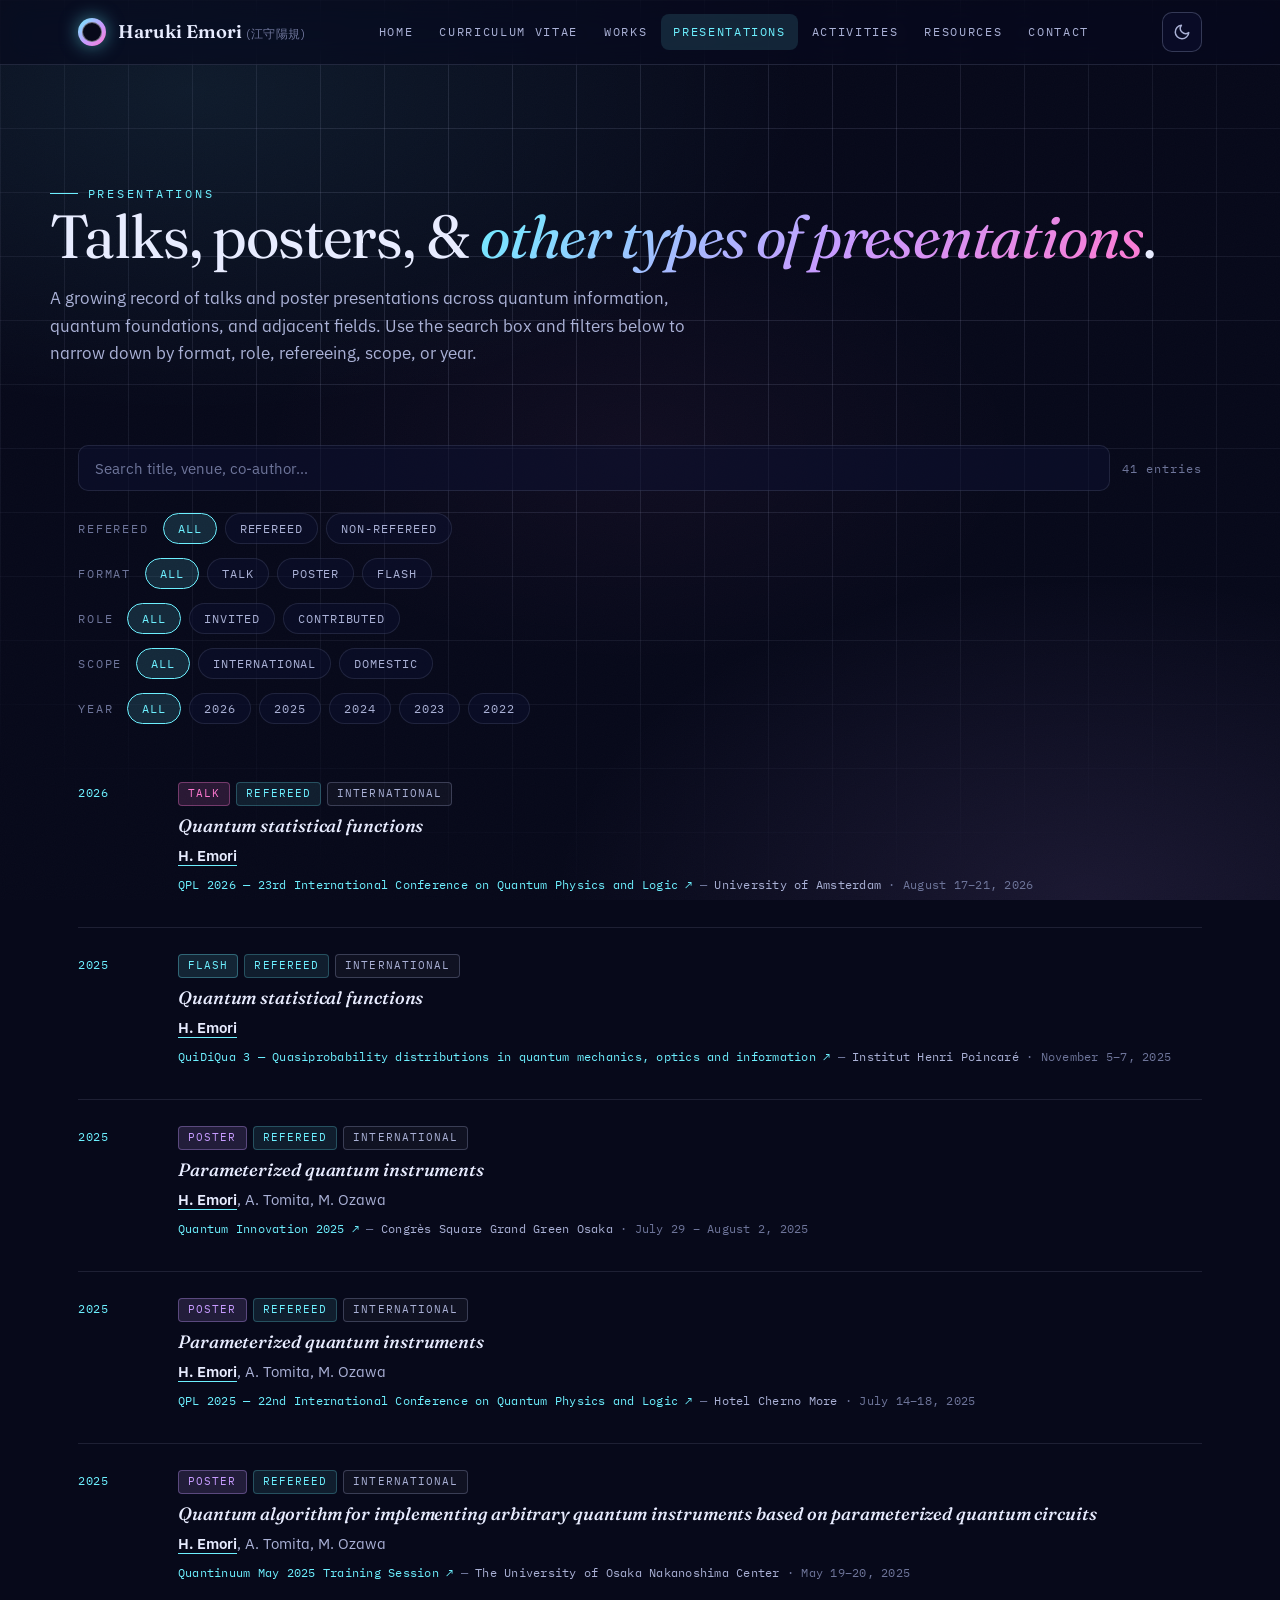
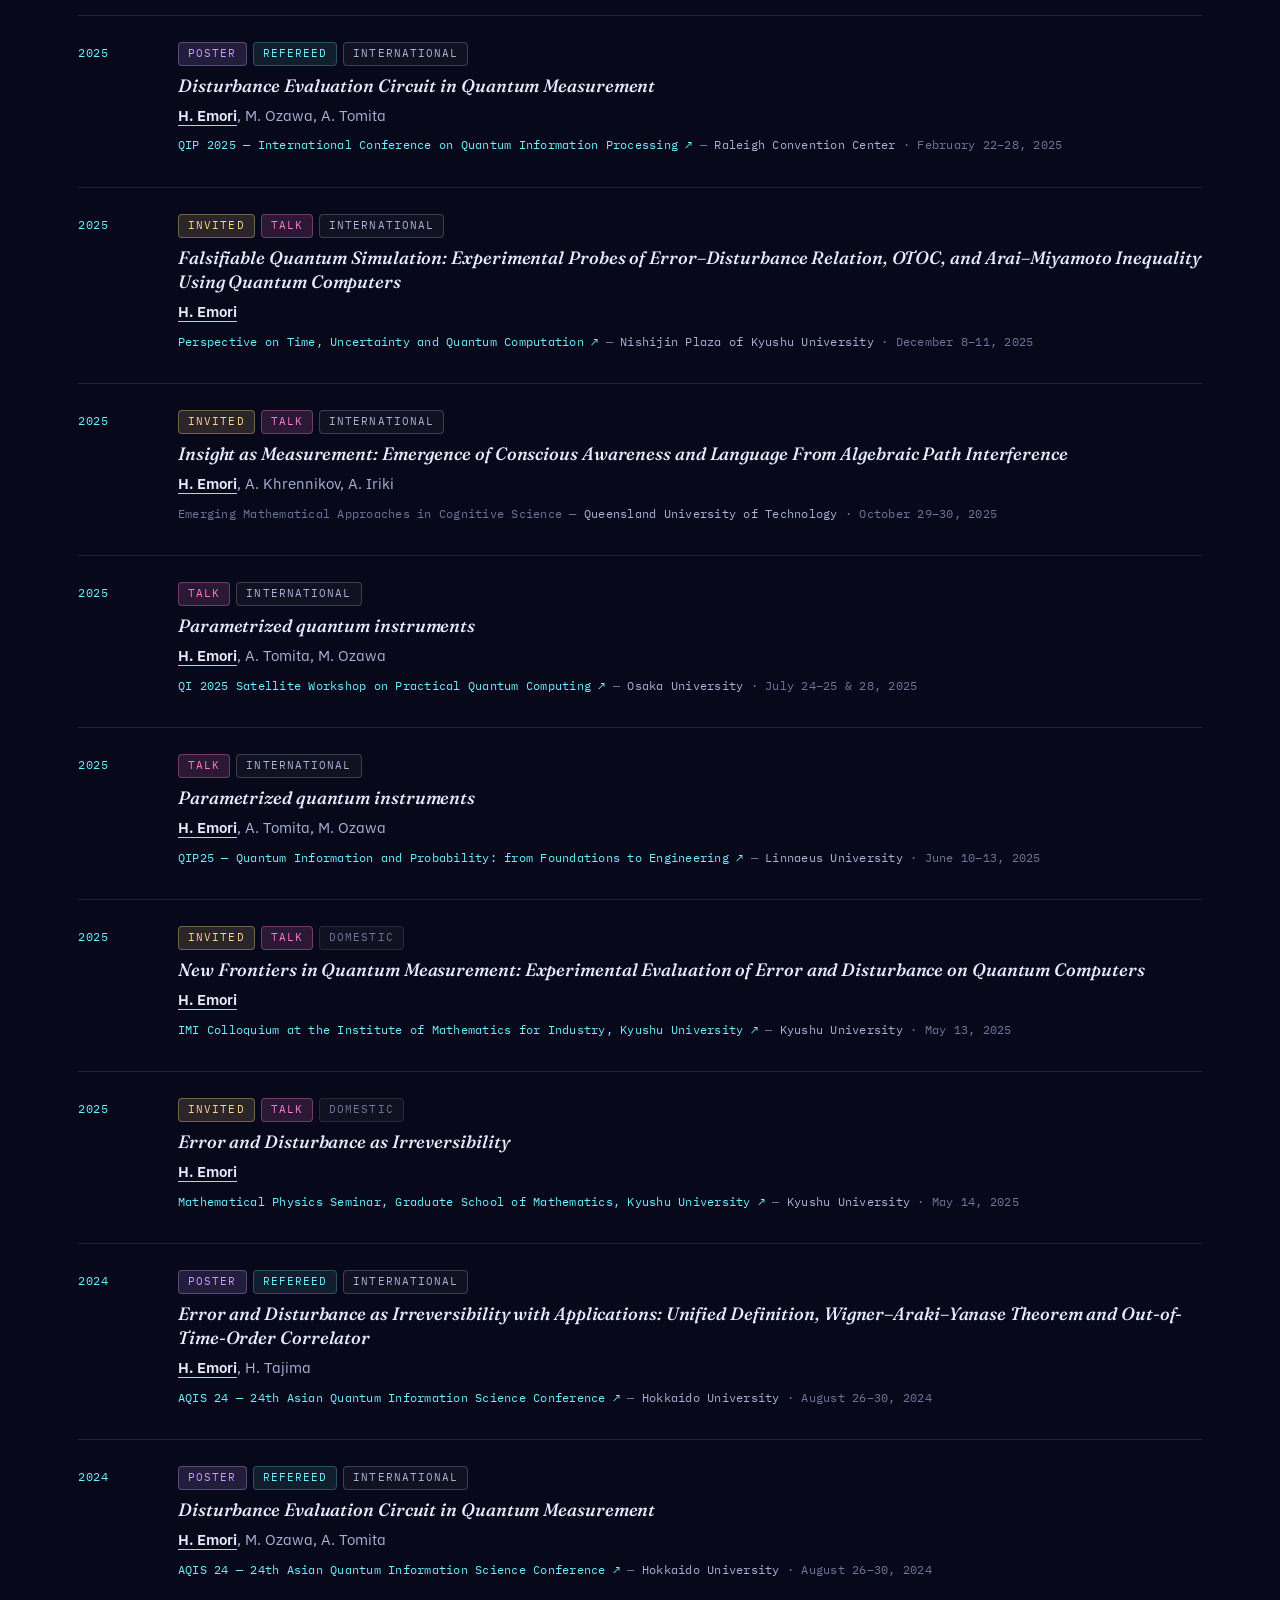
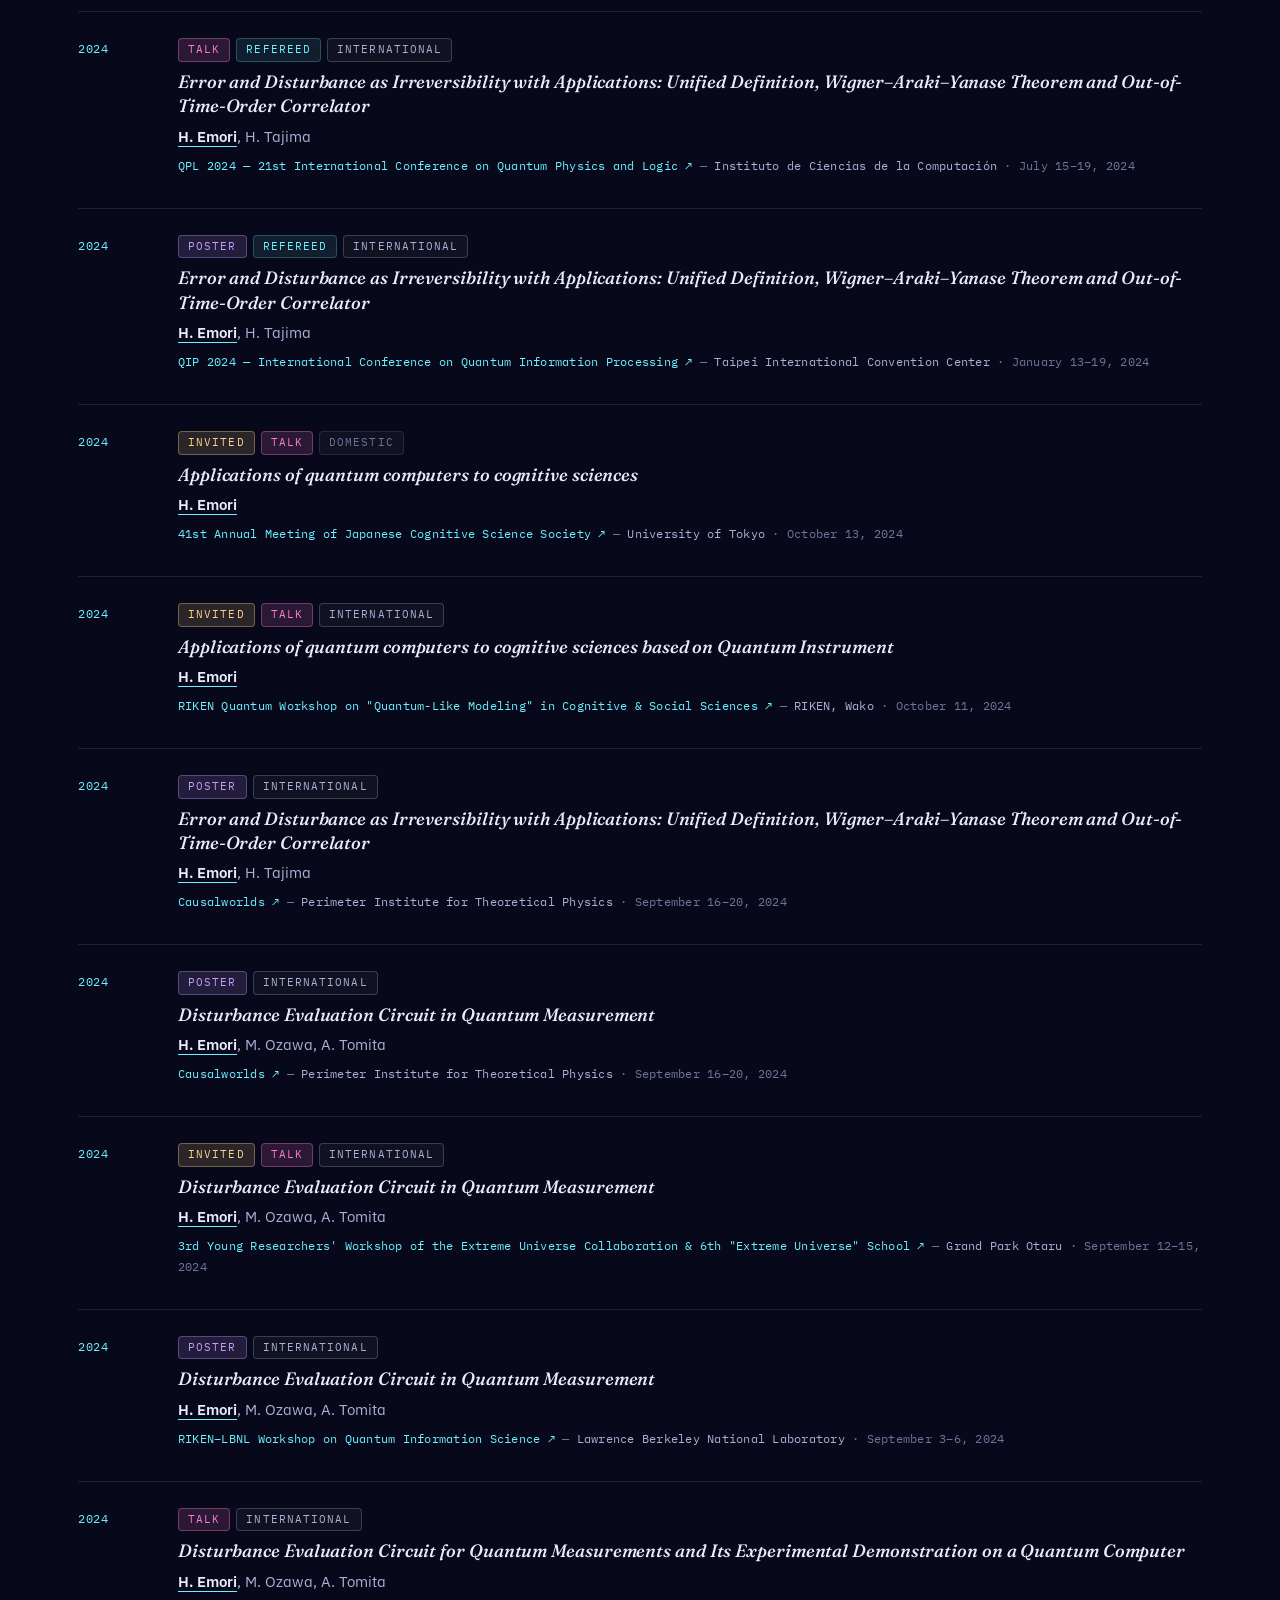
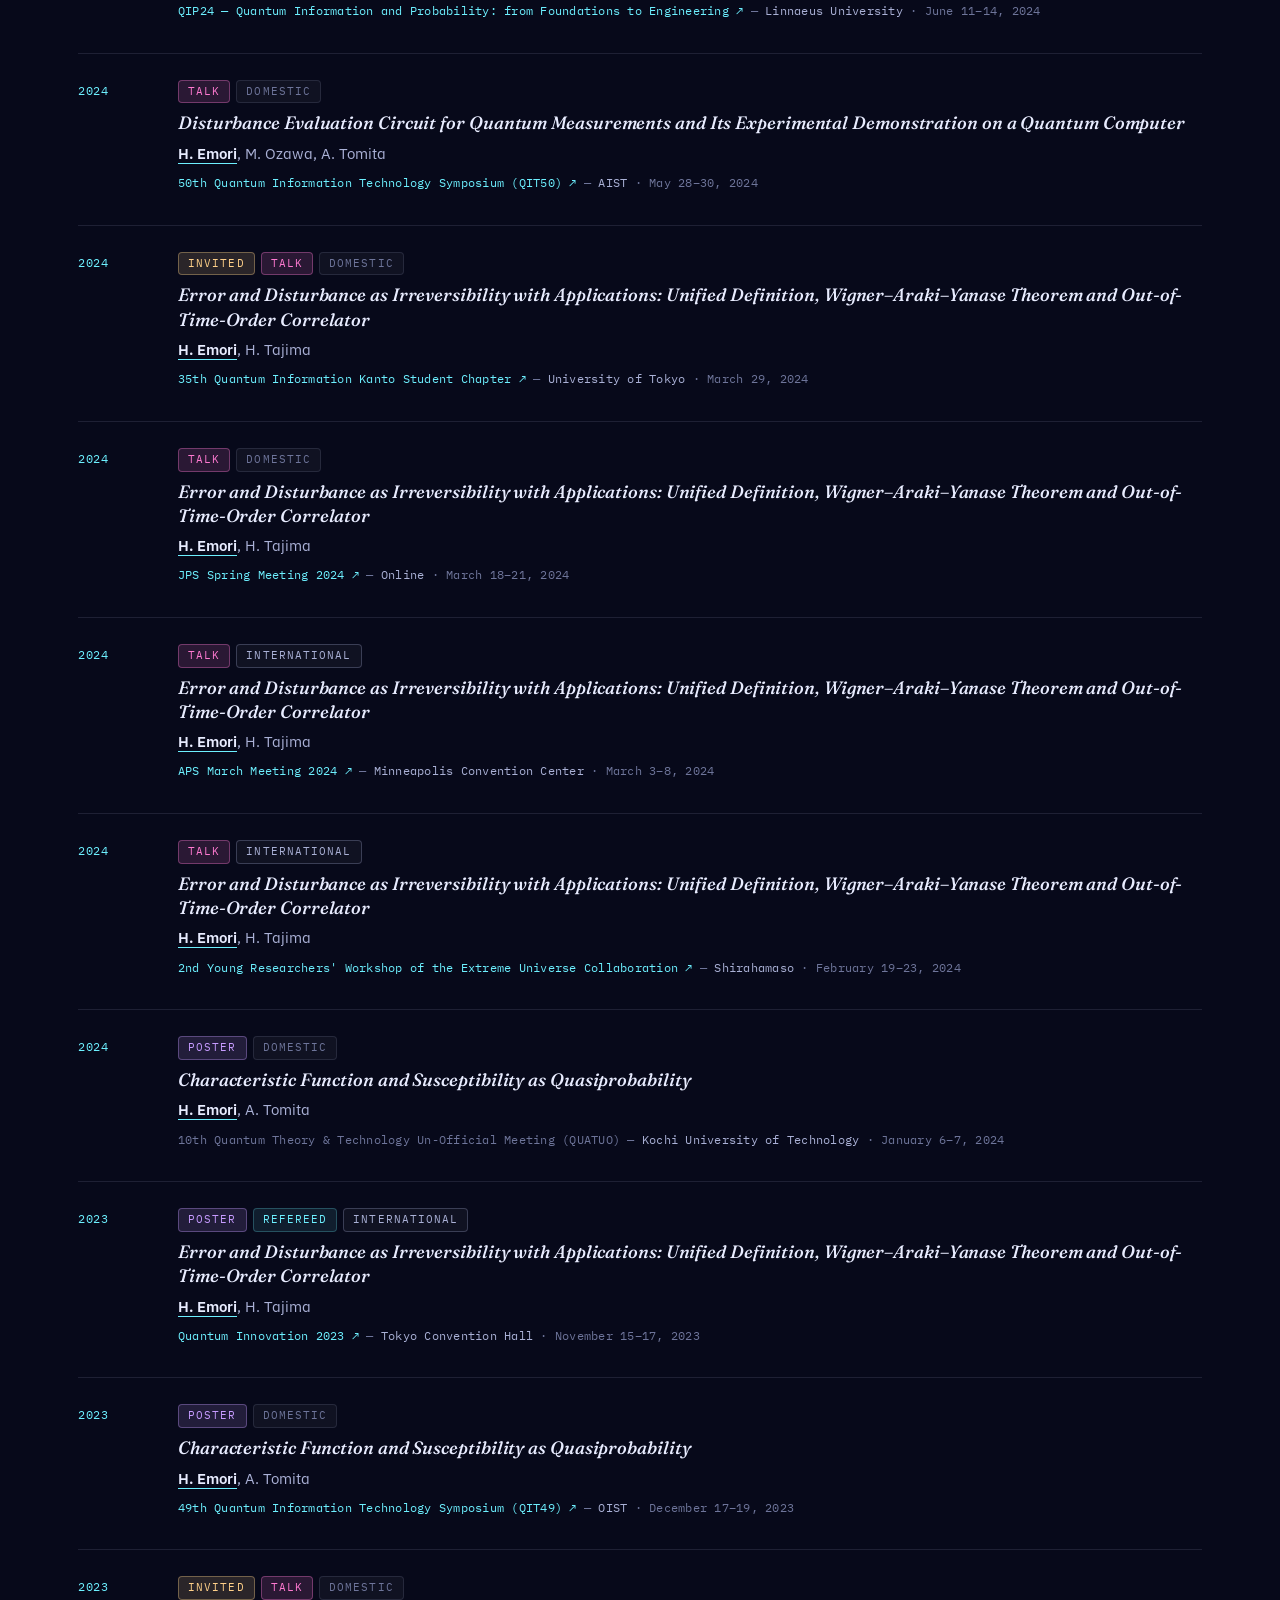
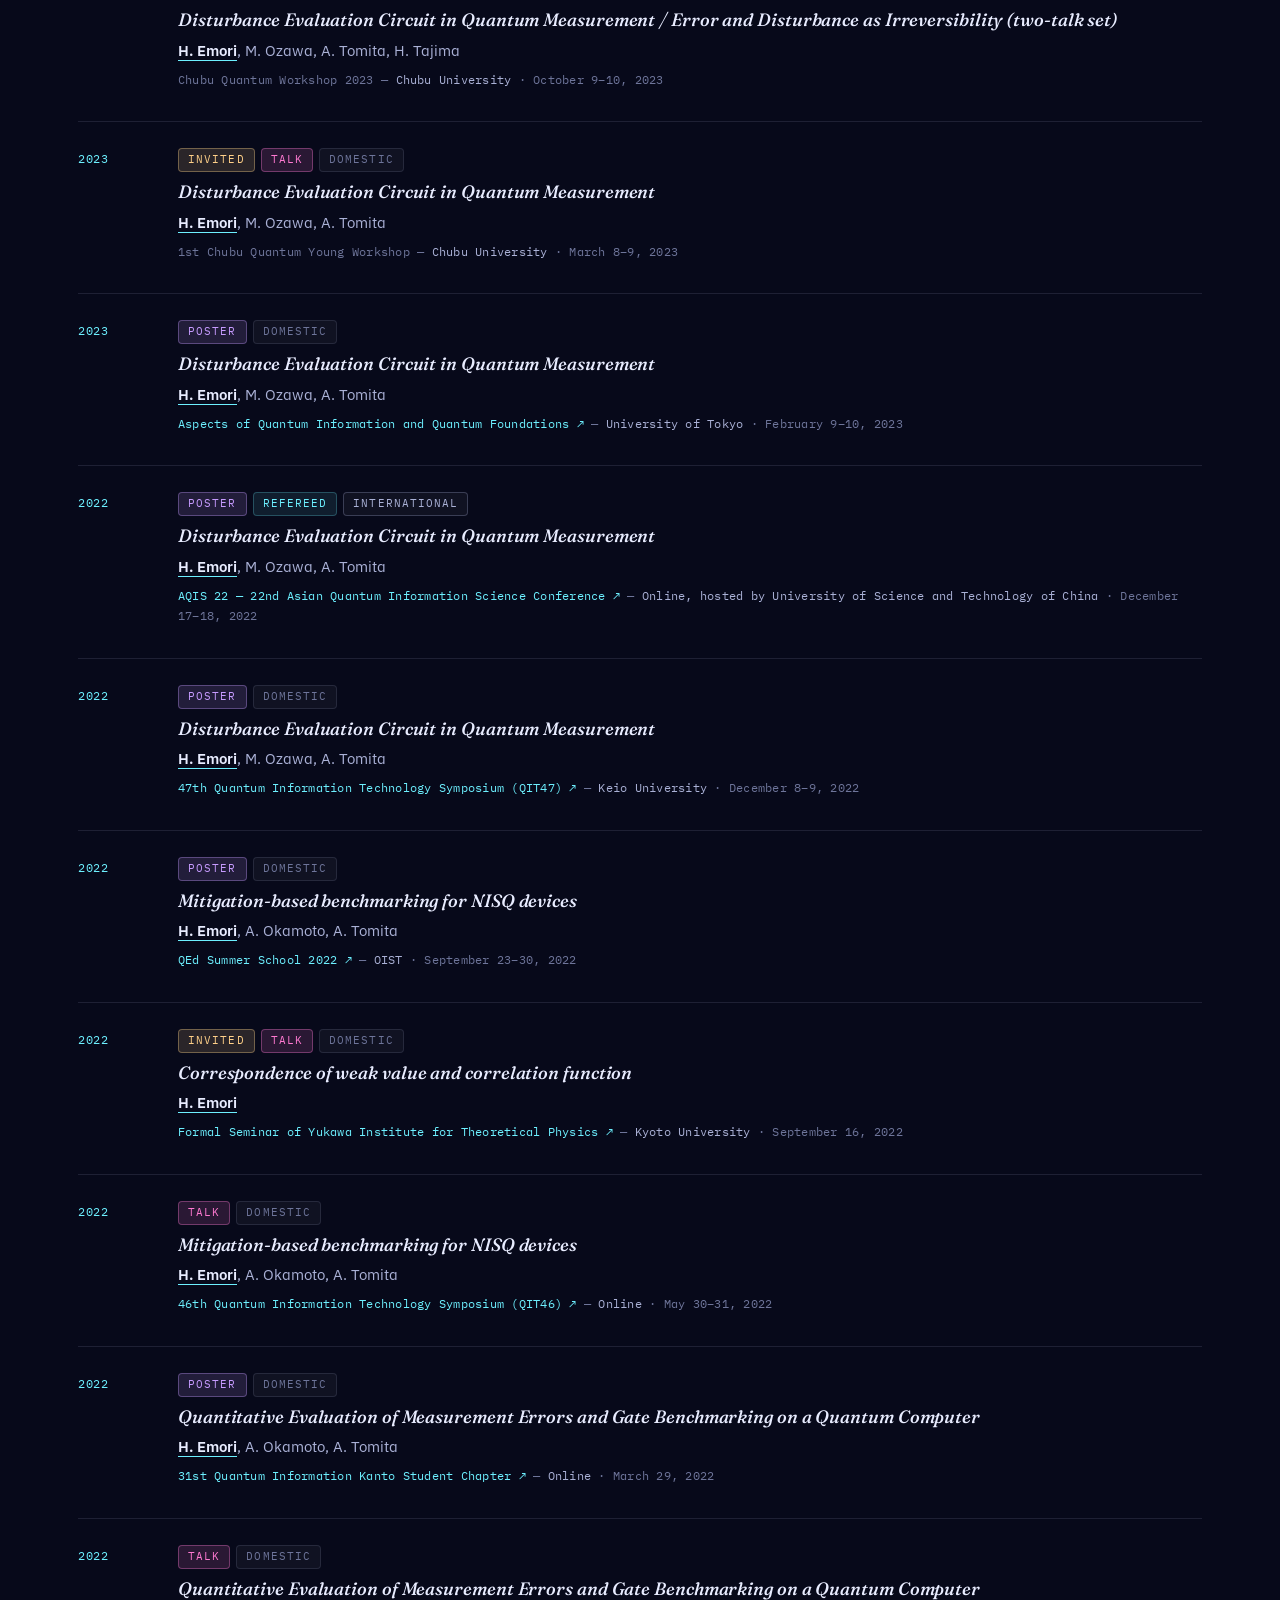
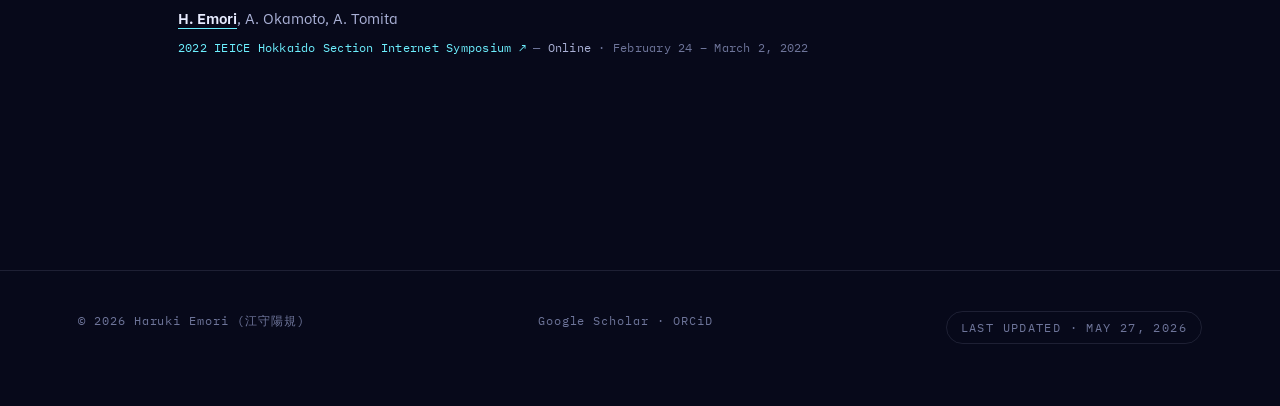
<file: presentations.html>
<!DOCTYPE html>
<html lang="en">
<head>
  <meta charset="UTF-8" />
  <meta name="viewport" content="width=device-width, initial-scale=1.0" />
  <title>Presentations — Haruki Emori</title>
  <meta name="description" content="Talks and posters by Haruki Emori — searchable and filterable by year, format, role, and refereeing status." />
  <script>(function(){try{if(localStorage.getItem('he-theme')==='light')document.documentElement.setAttribute('data-theme','light');}catch(e){}})();</script>
  <link rel="preconnect" href="https://fonts.googleapis.com">
  <link rel="preconnect" href="https://fonts.gstatic.com" crossorigin>
  <link href="https://fonts.googleapis.com/css2?family=Fraunces:ital,opsz,wght@0,9..144,400;0,9..144,500;0,9..144,600;1,9..144,400;1,9..144,500&amp;family=IBM+Plex+Mono:wght@400;500&amp;family=IBM+Plex+Sans:wght@300;400;500;600;700&amp;display=swap" rel="stylesheet">
  <link rel="stylesheet" href="assets/css/style.css">
</head>
<body>
  <div class="bg-field"></div>
  <div class="bg-grid"></div>
  <div class="bg-noise"></div>

  <header class="site-header">
    <div class="wrap nav-inner">
      <a href="index.html" class="brand">
        <span class="brand-mark"></span>
        <span>Haruki Emori <span class="brand-jp">(江守陽規)</span></span>
      </a>
      <nav class="primary" aria-label="Primary">
        <ul>
          <li><a href="index.html">Home</a></li>
          <li><a href="cv.html">Curriculum Vitae</a></li>
          <li><a href="works.html">Works</a></li>
          <li><a href="presentations.html" class="active">Presentations</a></li>
          <li><a href="activities.html">Activities</a></li>
          <li><a href="resources.html">Resources</a></li>
          <li><a href="contact.html">Contact</a></li>
        </ul>
      </nav>
      <div class="nav-cluster">
        <button class="theme-toggle" aria-label="Toggle light and dark theme" title="Toggle theme">
          <svg class="icon-moon" viewBox="0 0 24 24" fill="none" stroke="currentColor" stroke-width="2" stroke-linecap="round" stroke-linejoin="round"><path d="M21 12.79A9 9 0 1 1 11.21 3 7 7 0 0 0 21 12.79z"/></svg>
          <svg class="icon-sun" viewBox="0 0 24 24" fill="none" stroke="currentColor" stroke-width="2" stroke-linecap="round" stroke-linejoin="round"><circle cx="12" cy="12" r="4"/><path d="M12 2v2M12 20v2M4.93 4.93l1.41 1.41M17.66 17.66l1.41 1.41M2 12h2M20 12h2M6.34 17.66l-1.41 1.41M19.07 4.93l-1.41 1.41"/></svg>
        </button>
        <button class="nav-toggle" aria-label="Toggle navigation" aria-expanded="false">≡</button>
      </div>
    </div>
  </header>

  <main>
    <section class="page-intro wrap reveal">
      <span class="eyebrow">Presentations</span>
      <h1>Talks, posters, &amp <span class="accent">other types of presentations</span>.</h1>
      <p class="lead">
        A growing record of talks and poster presentations across quantum information, quantum foundations,
        and adjacent fields. Use the search box and filters below to narrow down by format, role, refereeing, scope,
        or year.
      </p>
    </section>

    <section class="wrap reveal">
      <div class="search-bar" style="margin-top:30px;">
        <input id="pres-search" type="search" placeholder="Search title, venue, co-author…" aria-label="Search presentations">
        <span data-counter style="font-family:var(--mono); font-size:0.78rem; color:var(--ink-mute); letter-spacing:0.08em;"></span>
      </div>

      <div class="filter-row" aria-label="Filter by refereed">
        <span class="filter-label">Refereed</span>
        <button class="chip active" data-filter-key="refereed" data-filter-value="__all__">All</button>
        <button class="chip"        data-filter-key="refereed" data-filter-value="true">Refereed</button>
        <button class="chip"        data-filter-key="refereed" data-filter-value="false">Non-refereed</button>
      </div>

      <div class="filter-row" aria-label="Filter by format">
        <span class="filter-label">Format</span>
        <button class="chip active" data-filter-key="kind" data-filter-value="__all__">All</button>
        <button class="chip"        data-filter-key="kind" data-filter-value="talk">Talk</button>
        <button class="chip"        data-filter-key="kind" data-filter-value="poster">Poster</button>
        <button class="chip"        data-filter-key="kind" data-filter-value="flash">Flash</button>
      </div>

      <div class="filter-row" aria-label="Filter by role">
        <span class="filter-label">Role</span>
        <button class="chip active" data-filter-key="role" data-filter-value="__all__">All</button>
        <button class="chip"        data-filter-key="role" data-filter-value="invited">Invited</button>
        <button class="chip"        data-filter-key="role" data-filter-value="contributed">Contributed</button>
      </div>

      <div class="filter-row" aria-label="Filter by scope">
        <span class="filter-label">Scope</span>
        <button class="chip active" data-filter-key="scope" data-filter-value="__all__">All</button>
        <button class="chip"        data-filter-key="scope" data-filter-value="international">International</button>
        <button class="chip"        data-filter-key="scope" data-filter-value="domestic">Domestic</button>
      </div>

      <div class="filter-row" id="year-row" aria-label="Filter by year" style="margin-bottom:32px;">
        <span class="filter-label">Year</span>
        <button class="chip active" data-filter-key="year" data-filter-value="__all__">All</button>
        <!-- year chips injected by JS -->
      </div>

      <ul id="pres-list" class="entry-list"></ul>
    </section>
  </main>

  <footer class="site-footer">
    <div class="wrap foot-inner">
      <div>© 2026 Haruki Emori (江守陽規)</div>
      <div>
        <a href="https://scholar.google.com/citations?user=4PC7-ycAAAAJ">Google Scholar</a> ·
        <a href="https://orcid.org/0009-0007-2264-9192">ORCiD</a>
      </div>
        <div class="update-banner">
        Last updated · May 27, 2026
      </div>
    </div>
  </footer>

  <script src="assets/js/data.js"></script>
  <script src="assets/js/site.js"></script>
  <script>
    renderPresentations("pres-list", window.PRESENTATIONS);

    // Inject year chips (descending) before wiring filters
    const years = [...new Set(window.PRESENTATIONS.map(p => p.year))].sort((a, b) => b - a);
    const yearRow = document.getElementById("year-row");
    years.forEach(y => {
      const btn = document.createElement("button");
      btn.className = "chip";
      btn.dataset.filterKey = "year";
      btn.dataset.filterValue = String(y);
      btn.textContent = y;
      yearRow.appendChild(btn);
    });

    wirePresentationFilters("pres-list", "pres-search");
  </script>
</body>
</html>
</file>
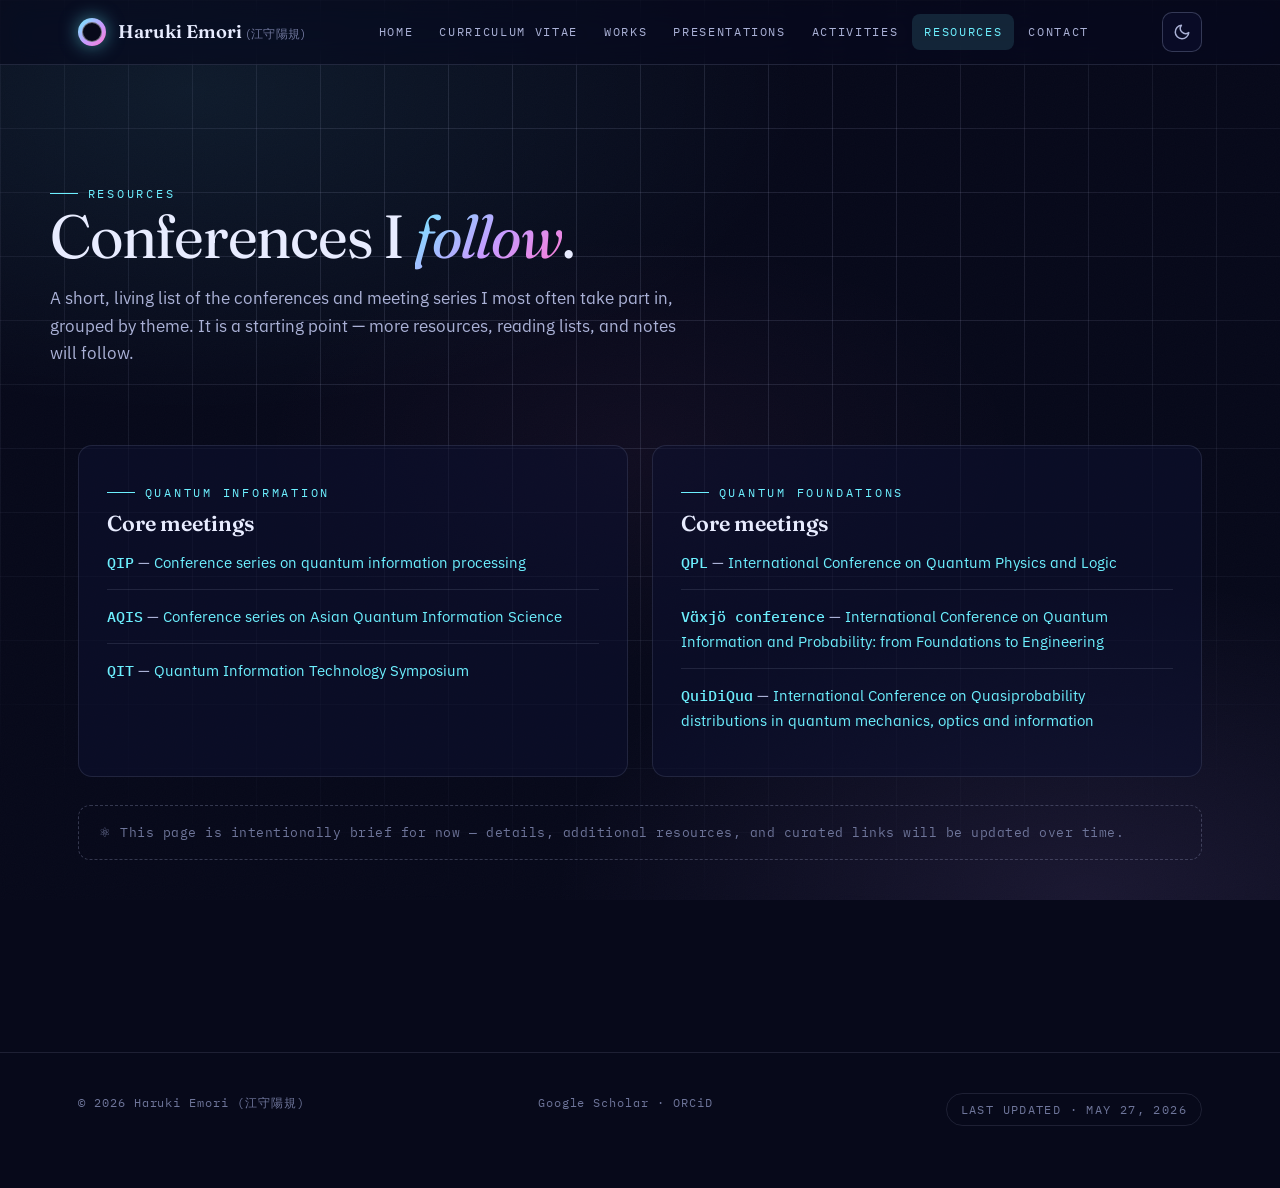
<file: resources.html>
<!DOCTYPE html>
<html lang="en">
<head>
  <meta charset="UTF-8" />
  <meta name="viewport" content="width=device-width, initial-scale=1.0" />
  <title>Resources — Haruki Emori</title>
  <meta name="description" content="Conferences and communities Haruki Emori regularly takes part in across quantum information and quantum foundations." />
  <script>(function(){try{if(localStorage.getItem('he-theme')==='light')document.documentElement.setAttribute('data-theme','light');}catch(e){}})();</script>
  <link rel="preconnect" href="https://fonts.googleapis.com">
  <link rel="preconnect" href="https://fonts.gstatic.com" crossorigin>
  <link href="https://fonts.googleapis.com/css2?family=Fraunces:ital,opsz,wght@0,9..144,400;0,9..144,500;0,9..144,600;1,9..144,400;1,9..144,500&amp;family=IBM+Plex+Mono:wght@400;500&amp;family=IBM+Plex+Sans:wght@300;400;500;600;700&amp;display=swap" rel="stylesheet">
  <link rel="stylesheet" href="assets/css/style.css">
</head>
<body>
  <div class="bg-field"></div>
  <div class="bg-grid"></div>
  <div class="bg-noise"></div>

  <header class="site-header">
    <div class="wrap nav-inner">
      <a href="index.html" class="brand">
        <span class="brand-mark"></span>
        <span>Haruki Emori <span class="brand-jp">(江守陽規)</span></span>
      </a>
      <nav class="primary" aria-label="Primary">
        <ul>
          <li><a href="index.html">Home</a></li>
          <li><a href="cv.html">Curriculum Vitae</a></li>
          <li><a href="works.html">Works</a></li>
          <li><a href="presentations.html">Presentations</a></li>
          <li><a href="activities.html">Activities</a></li>
          <li><a href="resources.html" class="active">Resources</a></li>
          <li><a href="contact.html">Contact</a></li>
        </ul>
      </nav>
      <div class="nav-cluster">
        <button class="theme-toggle" aria-label="Toggle light and dark theme" title="Toggle theme">
          <svg class="icon-moon" viewBox="0 0 24 24" fill="none" stroke="currentColor" stroke-width="2" stroke-linecap="round" stroke-linejoin="round"><path d="M21 12.79A9 9 0 1 1 11.21 3 7 7 0 0 0 21 12.79z"/></svg>
          <svg class="icon-sun" viewBox="0 0 24 24" fill="none" stroke="currentColor" stroke-width="2" stroke-linecap="round" stroke-linejoin="round"><circle cx="12" cy="12" r="4"/><path d="M12 2v2M12 20v2M4.93 4.93l1.41 1.41M17.66 17.66l1.41 1.41M2 12h2M20 12h2M6.34 17.66l-1.41 1.41M19.07 4.93l-1.41 1.41"/></svg>
        </button>
        <button class="nav-toggle" aria-label="Toggle navigation" aria-expanded="false">≡</button>
      </div>
    </div>
  </header>

  <main>
    <section class="page-intro wrap reveal">
      <span class="eyebrow">Resources</span>
      <h1>Conferences I <span class="accent">follow</span>.</h1>
      <p class="lead">
        A short, living list of the conferences and meeting series I most often take part in, grouped by theme.
        It is a starting point — more resources, reading lists, and notes will follow.
      </p>
    </section>

    <section class="wrap reveal">
      <div class="res-grid" style="margin-top:30px;">

        <div class="card">
          <span class="eyebrow">Quantum Information</span>
          <h3 style="margin-top:10px;">Core meetings</h3>
          <ul class="res-list">
            <li>
              <span class="conf-acro">QIP</span> — <a href="https://qip.iaqi.org/">Conference series on quantum information processing</a><br>
            </li>
            <li>
              <span class="conf-acro">AQIS</span> — <a href="http://aqis-conf.org/">Conference series on Asian Quantum Information Science</a><br>
            </li>
            <li>
              <span class="conf-acro">QIT</span> — <a href="https://www.ieice.org/es/qit/">Quantum Information Technology Symposium</a><br>
            </li>
          </ul>
        </div>

        <div class="card">
          <span class="eyebrow">Quantum Foundations</span>
          <h3 style="margin-top:10px;">Core meetings</h3>
          <ul class="res-list">
            <li>
              <span class="conf-acro">QPL</span> — <a href="https://qplconference.org">International Conference on Quantum Physics and Logic</a><br>
            </li>
            <li>
              <span class="conf-acro">Växjö conference</span> — <a href="https://lnu.se/en/meet-linnaeus-university/current/events/2026/conferences/qip26/">International Conference on Quantum Information and Probability: from Foundations to Engineering</a><br>
            </li>
            <li>
              <span class="conf-acro">QuiDiQua</span> — <a href="https://quidiqua3.sciencesconf.org/">International Conference on Quasiprobability distributions in quantum mechanics, optics and information</a><br>
            </li>
          </ul>
        </div>

      </div>

      <p class="res-note">
        ⚛ This page is intentionally brief for now — details, additional resources, and curated links will be
        updated over time.
      </p>
    </section>
  </main>

  <footer class="site-footer">
    <div class="wrap foot-inner">
      <div>© 2026 Haruki Emori (江守陽規)</div>
      <div>
        <a href="https://scholar.google.com/citations?user=4PC7-ycAAAAJ">Google Scholar</a> ·
        <a href="https://orcid.org/0009-0007-2264-9192">ORCiD</a>
      </div>
        <div class="update-banner">
        Last updated · May 27, 2026
      </div>
    </div>
  </footer>

  <script src="assets/js/site.js"></script>
</body>
</html>
</file>
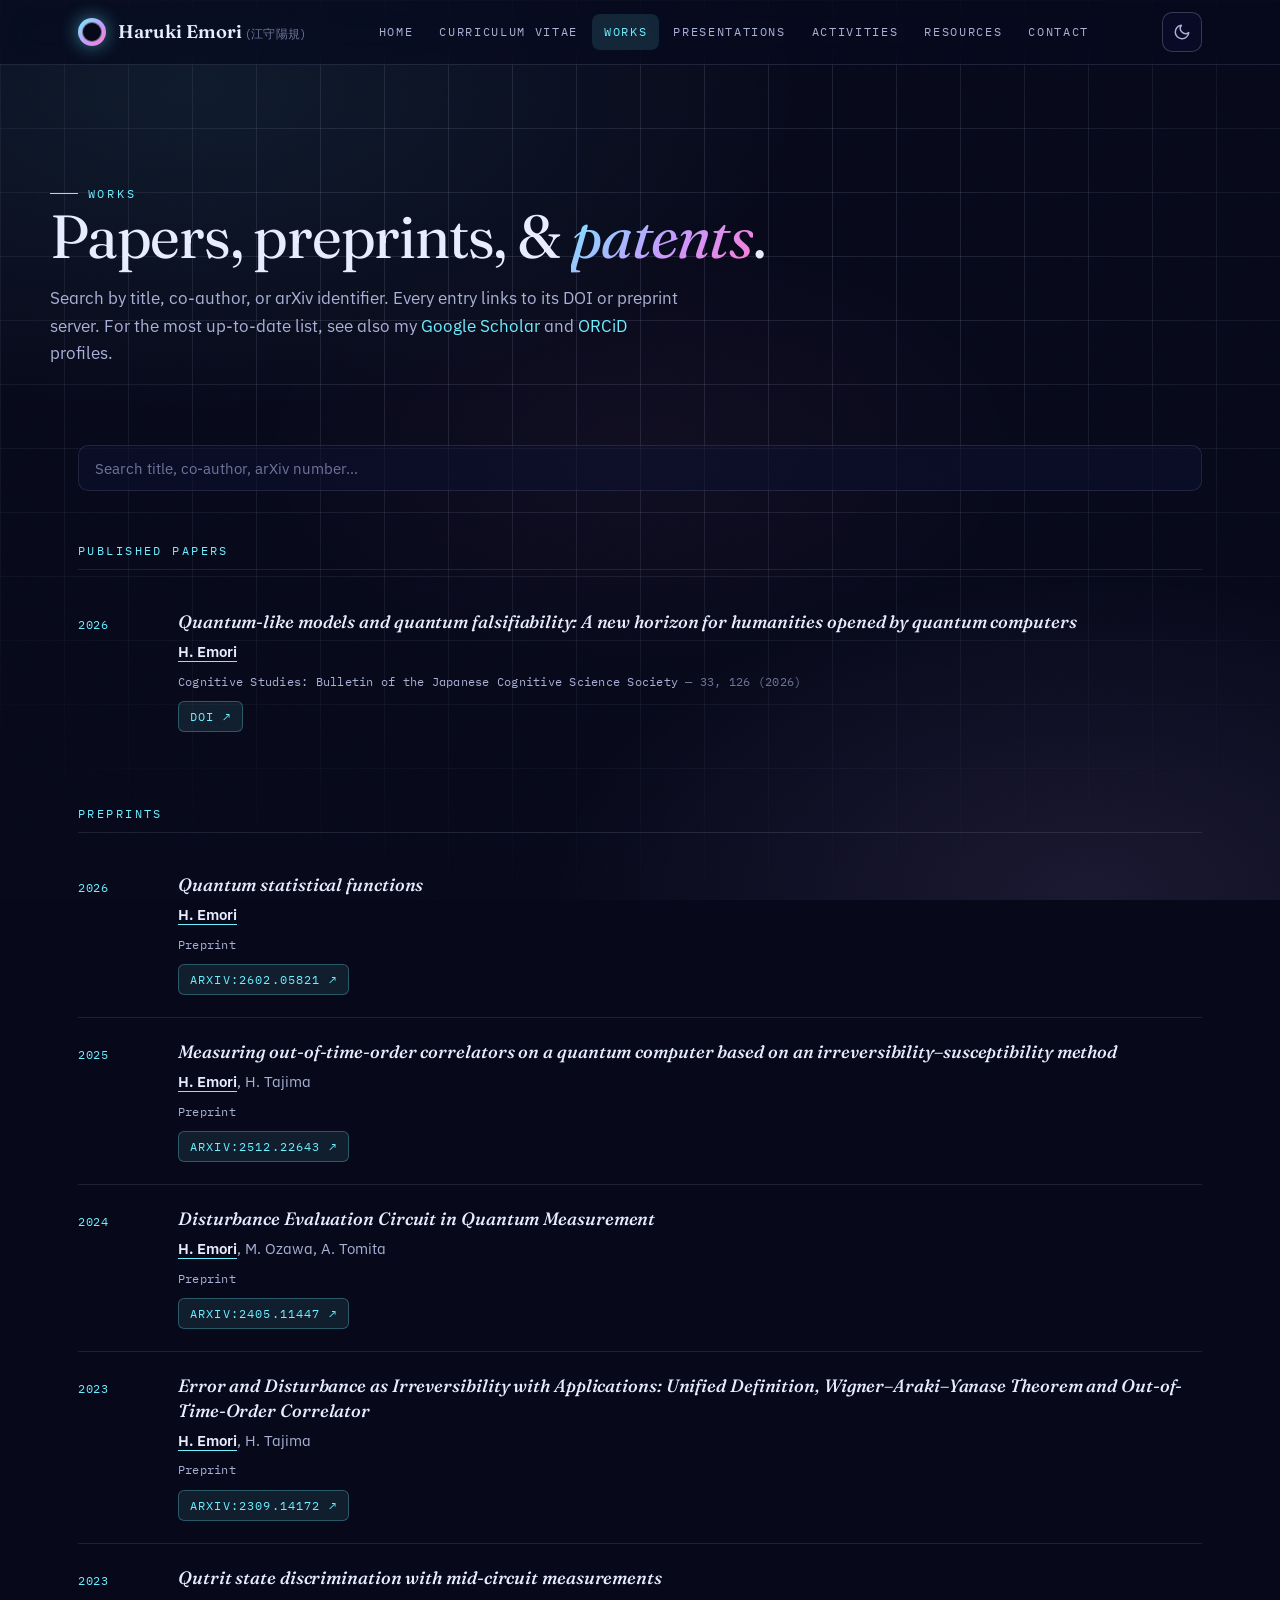
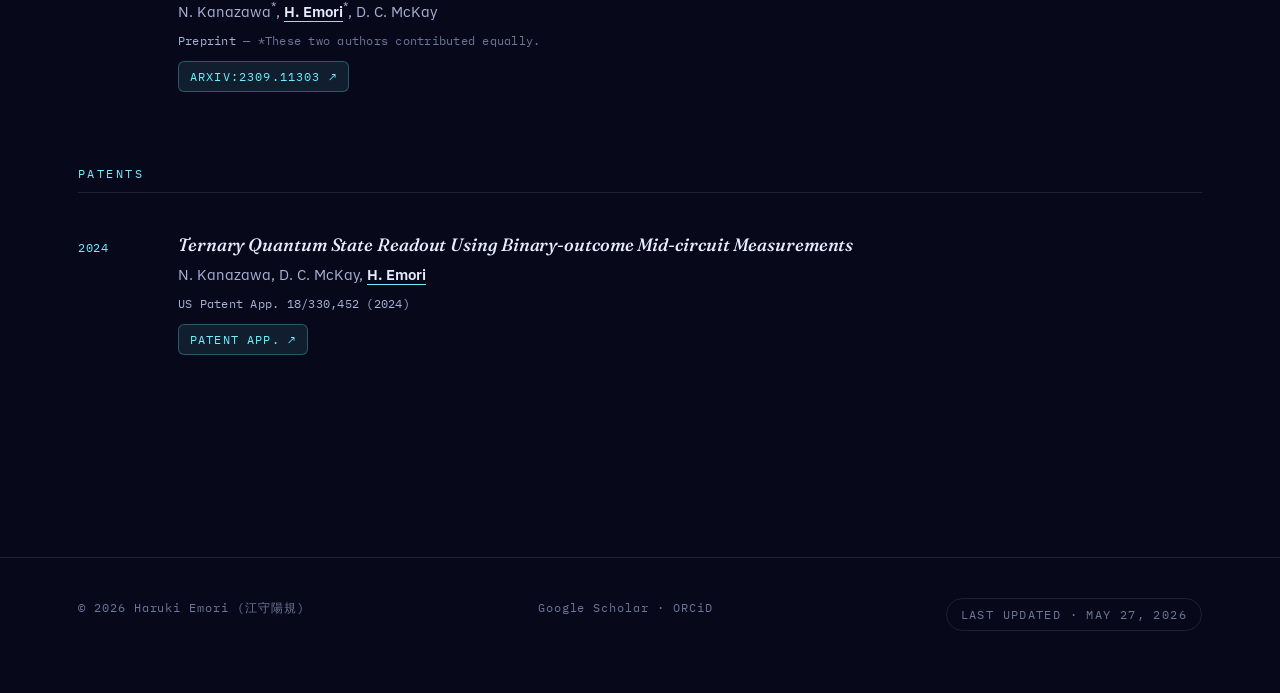
<file: works.html>
<!DOCTYPE html>
<html lang="en">
<head>
  <meta charset="UTF-8" />
  <meta name="viewport" content="width=device-width, initial-scale=1.0" />
  <title>Works — Haruki Emori</title>
  <meta name="description" content="Published papers, preprints, and patents by Haruki Emori." />
  <script>(function(){try{if(localStorage.getItem('he-theme')==='light')document.documentElement.setAttribute('data-theme','light');}catch(e){}})();</script>
  <link rel="preconnect" href="https://fonts.googleapis.com">
  <link rel="preconnect" href="https://fonts.gstatic.com" crossorigin>
  <link href="https://fonts.googleapis.com/css2?family=Fraunces:ital,opsz,wght@0,9..144,400;0,9..144,500;0,9..144,600;1,9..144,400;1,9..144,500&amp;family=IBM+Plex+Mono:wght@400;500&amp;family=IBM+Plex+Sans:wght@300;400;500;600;700&amp;display=swap" rel="stylesheet">
  <link rel="stylesheet" href="assets/css/style.css">
</head>
<body>
  <div class="bg-field"></div>
  <div class="bg-grid"></div>
  <div class="bg-noise"></div>

  <header class="site-header">
    <div class="wrap nav-inner">
      <a href="index.html" class="brand">
        <span class="brand-mark"></span>
        <span>Haruki Emori <span class="brand-jp">(江守陽規)</span></span>
      </a>
      <nav class="primary" aria-label="Primary">
        <ul>
          <li><a href="index.html">Home</a></li>
          <li><a href="cv.html">Curriculum Vitae</a></li>
          <li><a href="works.html" class="active">Works</a></li>
          <li><a href="presentations.html">Presentations</a></li>
          <li><a href="activities.html">Activities</a></li>
          <li><a href="resources.html">Resources</a></li>
          <li><a href="contact.html">Contact</a></li>
        </ul>
      </nav>
      <div class="nav-cluster">
        <button class="theme-toggle" aria-label="Toggle light and dark theme" title="Toggle theme">
          <svg class="icon-moon" viewBox="0 0 24 24" fill="none" stroke="currentColor" stroke-width="2" stroke-linecap="round" stroke-linejoin="round"><path d="M21 12.79A9 9 0 1 1 11.21 3 7 7 0 0 0 21 12.79z"/></svg>
          <svg class="icon-sun" viewBox="0 0 24 24" fill="none" stroke="currentColor" stroke-width="2" stroke-linecap="round" stroke-linejoin="round"><circle cx="12" cy="12" r="4"/><path d="M12 2v2M12 20v2M4.93 4.93l1.41 1.41M17.66 17.66l1.41 1.41M2 12h2M20 12h2M6.34 17.66l-1.41 1.41M19.07 4.93l-1.41 1.41"/></svg>
        </button>
        <button class="nav-toggle" aria-label="Toggle navigation" aria-expanded="false">≡</button>
      </div>
    </div>
  </header>

  <main>
    <section class="page-intro wrap reveal">
      <span class="eyebrow">Works</span>
      <h1>Papers, preprints, &amp <span class="accent">patents</span>.</h1>
      <p class="lead">
        Search by title, co-author, or arXiv identifier. Every entry links to its DOI or preprint server.
        For the most up-to-date list, see also my
        <a href="https://scholar.google.com/citations?user=4PC7-ycAAAAJ">Google Scholar</a> and
        <a href="https://orcid.org/0009-0007-2264-9192">ORCiD</a> profiles.
      </p>
    </section>

    <section class="wrap reveal">
      <div class="search-bar" style="margin-top:30px;">
        <input id="work-search" type="search" placeholder="Search title, co-author, arXiv number…" aria-label="Search works">
      </div>

      <div class="sub-h">Published Papers</div>
      <ul id="published-list" class="entry-list"></ul>

      <div class="sub-h">Preprints</div>
      <ul id="preprint-list" class="entry-list"></ul>

      <div class="sub-h">Patents</div>
      <ul id="patent-list" class="entry-list"></ul>
    </section>
  </main>

  <footer class="site-footer">
    <div class="wrap foot-inner">
      <div>© 2026 Haruki Emori (江守陽規)</div>
      <div>
        <a href="https://scholar.google.com/citations?user=4PC7-ycAAAAJ">Google Scholar</a> ·
        <a href="https://orcid.org/0009-0007-2264-9192">ORCiD</a>
      </div>
        <div class="update-banner">
        Last updated · May 27, 2026
      </div>
    </div>
  </footer>

  <script src="assets/js/data.js"></script>
  <script src="assets/js/site.js"></script>
  <script>
    renderPublications("published-list", window.PUBLISHED);
    renderPublications("preprint-list", window.PREPRINTS);
    renderPublications("patent-list",   window.PATENTS);
    wireSimpleSearch("work-search");
  </script>
</body>
</html>
</file>
<file: assets/css/style.css>
/* =========================================================
   Haruki Emori — personal site
   A quantum-themed academic site with dual (dark / light)
   palettes. Editorial serif display, monospaced metadata,
   soft quantum-glow accents.

   Theme is controlled by [data-theme="light"] on <html>.
   Default (no attribute) = dark "observatory" mode.
   ========================================================= */

/* ----------------------------------------------------------
   THEME TOKENS
   ---------------------------------------------------------- */
:root {
  /* Dark "observatory" palette (default) */
  --bg: #07091a;
  --bg-elev: #0d1130;
  --bg-soft: #11163a;
  --panel: rgba(13, 17, 48, 0.55);
  --panel-solid: #0d1130;

  --ink: #e8ecff;
  --ink-soft: #aab1d6;
  --ink-mute: #6e759a;

  --line: rgba(170, 177, 214, 0.14);
  --line-strong: rgba(170, 177, 214, 0.28);

  --cyan: #6df0ff;
  --violet: #c79bff;
  --magenta: #ff7ad1;
  --amber: #ffd089;

  /* link / accent ink that reads well on this bg */
  --accent: #6df0ff;
  --accent-ink: #6df0ff;
  --on-accent: #07091a;

  --grad-q: linear-gradient(135deg, #6df0ff 0%, #c79bff 55%, #ff7ad1 100%);

  --header-bg: rgba(7, 9, 26, 0.62);
  --chip-bg: rgba(13, 17, 48, 0.5);
  --tag-neutral-bg: rgba(255, 255, 255, 0.04);

  --shadow-1: 0 4px 30px rgba(0, 0, 0, 0.35);
  --shadow-glow: 0 0 60px rgba(109, 240, 255, 0.08);

  /* shared, theme-independent */
  --serif: "Fraunces", "Cormorant Garamond", "Source Serif Pro", Georgia, serif;
  --sans:  "IBM Plex Sans", "Inter", system-ui, -apple-system, sans-serif;
  --mono:  "IBM Plex Mono", "JetBrains Mono", ui-monospace, monospace;

  --maxw: 1180px;
  --maxw-narrow: 920px;
  --radius: 14px;

  --bloch-grad-a: #1c2461;
  --bloch-grad-b: #0d1130;
  --bloch-grad-c: #07091a;
}

/* Light "daylight" palette */
[data-theme="light"] {
  --bg: #f6f7fb;
  --bg-elev: #ffffff;
  --bg-soft: #eef1f8;
  --panel: rgba(255, 255, 255, 0.85);
  --panel-solid: #ffffff;

  --ink: #14183a;
  --ink-soft: #3c4366;
  --ink-mute: #6b7299;

  --line: rgba(20, 24, 58, 0.12);
  --line-strong: rgba(20, 24, 58, 0.24);

  --cyan: #0a8fb0;
  --violet: #7a4fd0;
  --magenta: #c43c8f;
  --amber: #b87400;

  --accent: #0a7fae;
  --accent-ink: #0a7fae;
  --on-accent: #ffffff;

  --grad-q: linear-gradient(135deg, #0a8fb0 0%, #7a4fd0 55%, #c43c8f 100%);

  --header-bg: rgba(246, 247, 251, 0.78);
  --chip-bg: rgba(255, 255, 255, 0.8);
  --tag-neutral-bg: rgba(20, 24, 58, 0.04);

  --shadow-1: 0 6px 30px rgba(20, 24, 58, 0.10);
  --shadow-glow: 0 0 60px rgba(10, 143, 176, 0.06);

  --bloch-grad-a: #dbe6ff;
  --bloch-grad-b: #eef1fb;
  --bloch-grad-c: #ffffff;
}

* { box-sizing: border-box; }
html, body { margin: 0; padding: 0; }
html { scroll-behavior: smooth; -webkit-text-size-adjust: 100%; }

body {
  background: var(--bg);
  color: var(--ink);
  font-family: var(--sans);
  font-size: 16px;
  line-height: 1.65;
  font-feature-settings: "ss01", "cv11";
  -webkit-font-smoothing: antialiased;
  -moz-osx-font-smoothing: grayscale;
  overflow-x: hidden;
  transition: background-color 350ms ease, color 350ms ease;
}

/* ----------------------------------------------------------
   ATMOSPHERIC BACKDROP
   ---------------------------------------------------------- */
.bg-field {
  position: fixed; inset: 0; z-index: -3;
  transition: opacity 350ms ease;
  background:
    radial-gradient(ellipse 80% 60% at 15% 10%, rgba(109, 240, 255, 0.08) 0%, transparent 60%),
    radial-gradient(ellipse 70% 60% at 85% 100%, rgba(199, 155, 255, 0.10) 0%, transparent 60%),
    radial-gradient(ellipse 50% 40% at 50% 50%, rgba(255, 122, 209, 0.04) 0%, transparent 60%),
    var(--bg);
}
[data-theme="light"] .bg-field {
  background:
    radial-gradient(ellipse 80% 60% at 12% 6%, rgba(10, 143, 176, 0.10) 0%, transparent 55%),
    radial-gradient(ellipse 70% 60% at 90% 100%, rgba(122, 79, 208, 0.10) 0%, transparent 55%),
    radial-gradient(ellipse 50% 40% at 50% 50%, rgba(196, 60, 143, 0.05) 0%, transparent 60%),
    var(--bg);
}
.bg-grid {
  position: fixed; inset: 0; z-index: -2; pointer-events: none;
  background-image:
    linear-gradient(var(--line) 1px, transparent 1px),
    linear-gradient(90deg, var(--line) 1px, transparent 1px);
  background-size: 64px 64px;
  mask-image: radial-gradient(ellipse 90% 80% at 50% 30%, #000 30%, transparent 90%);
  -webkit-mask-image: radial-gradient(ellipse 90% 80% at 50% 30%, #000 30%, transparent 90%);
}
.bg-noise {
  position: fixed; inset: 0; z-index: -1; pointer-events: none; opacity: 0.04;
  background-image: url("data:image/svg+xml;utf8,<svg xmlns='http://www.w3.org/2000/svg' width='160' height='160'><filter id='n'><feTurbulence type='fractalNoise' baseFrequency='0.9' numOctaves='2' stitchTiles='stitch'/></filter><rect width='100%25' height='100%25' filter='url(%23n)' opacity='0.55'/></svg>");
}
[data-theme="light"] .bg-noise { opacity: 0.025; }

/* ----------------------------------------------------------
   TYPOGRAPHY
   ---------------------------------------------------------- */
h1, h2, h3, h4 { font-family: var(--serif); font-weight: 500; letter-spacing: -0.01em; line-height: 1.12; margin: 0; color: var(--ink); }
h1 { font-size: clamp(2.6rem, 6vw, 4.6rem); }
h2 { font-size: clamp(1.8rem, 3vw, 2.6rem); }
h3 { font-size: 1.35rem; font-weight: 600; letter-spacing: -0.005em; }
h4 { font-size: 1.05rem; font-weight: 600; }

p { margin: 0 0 1em; color: var(--ink-soft); }
a {
  color: var(--accent-ink); text-decoration: none;
  transition: color 160ms ease, border-color 160ms ease;
  border-bottom: 1px solid transparent;
}
a:hover { color: var(--ink); border-bottom-color: var(--accent); }

.mono { font-family: var(--mono); letter-spacing: -0.01em; }
.uppercase { text-transform: uppercase; letter-spacing: 0.18em; }
.eyebrow {
  font-family: var(--mono);
  font-size: 0.72rem;
  text-transform: uppercase;
  letter-spacing: 0.24em;
  color: var(--accent-ink);
  display: inline-flex;
  align-items: center;
  gap: 0.6rem;
}
.eyebrow::before { content: ""; width: 28px; height: 1px; background: var(--accent); display: inline-block; }

/* ----------------------------------------------------------
   LAYOUT
   ---------------------------------------------------------- */
.wrap { max-width: var(--maxw); margin: 0 auto; padding: 0 28px; }
.wrap-narrow { max-width: var(--maxw-narrow); margin: 0 auto; padding: 0 28px; }
main { padding: 40px 0 120px; }

/* ----------------------------------------------------------
   HEADER / NAV
   ---------------------------------------------------------- */
header.site-header {
  position: sticky; top: 0; z-index: 50;
  backdrop-filter: blur(14px) saturate(140%);
  -webkit-backdrop-filter: blur(14px) saturate(140%);
  background: var(--header-bg);
  border-bottom: 1px solid var(--line);
  transition: background-color 350ms ease, border-color 350ms ease;
}
.nav-inner { display: flex; align-items: center; justify-content: space-between; height: 64px; gap: 14px; }
.brand {
  display: flex; align-items: center; gap: 12px;
  font-family: var(--serif); font-size: 1.15rem; font-weight: 600;
  color: var(--ink); border-bottom: none !important; flex: 0 0 auto;
}
.brand:hover { color: var(--accent-ink); }
.brand-mark {
  width: 28px; height: 28px; border-radius: 50%;
  background: var(--grad-q);
  box-shadow: 0 0 18px rgba(109, 240, 255, 0.5);
  position: relative; flex: 0 0 28px;
}
.brand-mark::after {
  content: ""; position: absolute; inset: 4px;
  border-radius: 50%; background: var(--bg);
  border: 1px solid rgba(255, 255, 255, 0.4);
}
.brand-jp { font-family: var(--sans); font-size: 0.78rem; color: var(--ink-mute); letter-spacing: 0.05em; font-weight: 400; }

.nav-cluster { display: flex; align-items: center; gap: 8px; }

nav.primary ul { display: flex; list-style: none; gap: 2px; margin: 0; padding: 0; }
nav.primary a {
  display: inline-block; padding: 8px 12px;
  color: var(--ink-soft); font-family: var(--mono); font-size: 0.74rem;
  text-transform: uppercase; letter-spacing: 0.14em;
  border-radius: 8px; border-bottom: none;
  transition: background 160ms ease, color 160ms ease;
}
nav.primary a:hover { background: color-mix(in srgb, var(--accent) 10%, transparent); color: var(--ink); }
nav.primary a.active { color: var(--accent-ink); background: color-mix(in srgb, var(--accent) 12%, transparent); }

/* Theme toggle button */
.theme-toggle {
  flex: 0 0 auto;
  width: 40px; height: 40px; border-radius: 10px;
  display: inline-flex; align-items: center; justify-content: center;
  background: var(--chip-bg);
  border: 1px solid var(--line-strong);
  color: var(--ink-soft);
  cursor: pointer;
  transition: color 160ms ease, border-color 160ms ease, background 160ms ease;
}
.theme-toggle:hover { color: var(--accent-ink); border-color: var(--accent); }
.theme-toggle svg { width: 18px; height: 18px; }
.theme-toggle .icon-sun { display: none; }
.theme-toggle .icon-moon { display: block; }
[data-theme="light"] .theme-toggle .icon-sun { display: block; }
[data-theme="light"] .theme-toggle .icon-moon { display: none; }

.nav-toggle {
  display: none;
  background: var(--chip-bg); border: 1px solid var(--line-strong); color: var(--ink);
  width: 40px; height: 40px; border-radius: 10px; cursor: pointer; font-family: var(--mono); font-size: 1.1rem;
}

@media (max-width: 940px) {
  nav.primary {
    position: fixed; inset: 64px 0 auto 0;
    background: var(--panel-solid);
    border-bottom: 1px solid var(--line); display: none;
  }
  nav.primary.open { display: block; }
  nav.primary ul { flex-direction: column; gap: 0; padding: 12px 28px 20px; }
  nav.primary a { display: block; padding: 14px 8px; border-bottom: 1px solid var(--line) !important; }
  nav.primary a:last-child { border-bottom: none !important; }
  .nav-toggle { display: inline-flex; align-items: center; justify-content: center; }
}

/* ----------------------------------------------------------
   HERO
   ---------------------------------------------------------- */
.hero { position: relative; padding: 80px 0 60px; isolation: isolate; }
.hero-grid { display: grid; grid-template-columns: 1.5fr 1fr; gap: 56px; align-items: center; }
.hero-title { font-size: clamp(3rem, 7vw, 5.4rem); letter-spacing: -0.025em; font-weight: 400; line-height: 0.98; margin-bottom: 18px; }
.hero-title .accent {
  background: var(--grad-q);
  -webkit-background-clip: text; background-clip: text;
  color: transparent; font-style: italic;
}
.hero-sub { font-size: 1.05rem; color: var(--ink-soft); max-width: 56ch; margin-bottom: 24px; }
.hero-sub strong { color: var(--ink); }

.hero-roles { list-style: none; margin: 0 0 26px; padding: 0; display: flex; flex-direction: column; gap: 6px; font-family: var(--mono); font-size: 0.82rem; color: var(--ink-mute); }
.hero-roles li::before { content: "▸"; color: var(--accent-ink); margin-right: 10px; }
.hero-roles strong { color: var(--ink); font-weight: 500; }

/* profile links row (Scholar / ORCiD / etc) */
.id-links { display: flex; flex-wrap: wrap; gap: 10px; }
.id-link {
  display: inline-flex; align-items: center; gap: 8px;
  font-family: var(--mono); font-size: 0.74rem; letter-spacing: 0.06em;
  padding: 8px 14px; border-radius: 999px;
  border: 1px solid var(--line-strong); background: var(--chip-bg);
  color: var(--ink-soft);
}
.id-link:hover { color: var(--accent-ink); border-color: var(--accent); }
.id-link .dot { width: 7px; height: 7px; border-radius: 50%; background: var(--grad-q); flex: 0 0 7px; }

.bloch-wrap { position: relative; width: 100%; aspect-ratio: 1 / 1; max-width: 400px; margin-left: auto; }
.bloch-wrap canvas { width: 100%; height: 100%; display: block; cursor: grab; touch-action: none; }
.bloch-wrap canvas:active { cursor: grabbing; }
.bloch-hint {
  position: absolute; bottom: 4px; left: 0; right: 0; text-align: center;
  font-family: var(--mono); font-size: 0.66rem; letter-spacing: 0.12em; text-transform: uppercase;
  color: var(--ink-mute); pointer-events: none;
}

@media (max-width: 900px) {
  .hero-grid { grid-template-columns: 1fr; gap: 36px; }
  .bloch-wrap { max-width: 300px; margin: 0 auto; }
}

/* interference canvas behind hero */
.interference { position: absolute; inset: 0; z-index: -1; opacity: 0.5; pointer-events: none; }
[data-theme="light"] .interference { opacity: 0.32; mix-blend-mode: multiply; }

/* ----------------------------------------------------------
   SECTIONS
   ---------------------------------------------------------- */
section.block { padding: 70px 0; border-top: 1px solid var(--line); position: relative; }
section.block:first-of-type { border-top: none; }
.block-head { display: flex; align-items: baseline; justify-content: space-between; gap: 20px; margin-bottom: 36px; flex-wrap: wrap; }
.block-head h2 { letter-spacing: -0.015em; }
.block-head .count { font-family: var(--mono); font-size: 0.78rem; color: var(--ink-mute); letter-spacing: 0.18em; text-transform: uppercase; }

/* ----------------------------------------------------------
   CARDS
   ---------------------------------------------------------- */
.card {
  background: var(--panel);
  border: 1px solid var(--line);
  border-radius: var(--radius);
  padding: 28px;
  transition: border-color 200ms ease, transform 200ms ease, box-shadow 200ms ease;
}
.card:hover { border-color: var(--line-strong); }
a.card:hover { transform: translateY(-3px); box-shadow: var(--shadow-1); }

/* ----------------------------------------------------------
   INTERESTS GRID
   ---------------------------------------------------------- */
.interests { display: grid; grid-template-columns: repeat(3, 1fr); gap: 16px; margin-top: 30px; }
.interest {
  padding: 18px 20px; border: 1px solid var(--line); border-radius: 12px;
  background: var(--panel);
  font-family: var(--mono); font-size: 0.82rem; color: var(--ink);
  letter-spacing: 0.01em; position: relative; overflow: hidden;
}
.interest::before { content: ""; position: absolute; top: 0; left: 0; width: 3px; height: 100%; background: var(--grad-q); opacity: 0.7; }
.interest small { display: block; color: var(--ink-mute); font-size: 0.72rem; margin-top: 4px; letter-spacing: 0.12em; text-transform: uppercase; }
@media (max-width: 760px) { .interests { grid-template-columns: 1fr 1fr; } }
@media (max-width: 480px) { .interests { grid-template-columns: 1fr; } }

/* ----------------------------------------------------------
   TIMELINE (CV)
   ---------------------------------------------------------- */
.timeline { position: relative; margin-top: 30px; }
.timeline::before { content: ""; position: absolute; top: 0; bottom: 0; left: 168px; width: 1px; background: var(--line); }
.t-item { display: grid; grid-template-columns: 160px 32px 1fr; gap: 0; padding: 18px 0; align-items: start; }
.t-date { font-family: var(--mono); font-size: 0.78rem; color: var(--accent-ink); letter-spacing: 0.06em; padding-top: 2px; text-align: right; padding-right: 18px; }
.t-dot {
  width: 11px; height: 11px; border-radius: 50%;
  background: var(--bg); border: 1.5px solid var(--accent);
  margin: 8px auto 0; box-shadow: 0 0 0 4px color-mix(in srgb, var(--accent) 10%, transparent);
}
.t-body { padding-left: 6px; }
.t-body strong { display: block; color: var(--ink); font-weight: 600; font-size: 1rem; margin-bottom: 4px; }
.t-body .t-meta { color: var(--ink-mute); font-size: 0.9rem; }
.t-body .t-meta a { color: var(--ink-soft); border-bottom: 1px dotted var(--line-strong); }
.t-body .t-meta a:hover { color: var(--accent-ink); border-bottom-color: var(--accent); }

@media (max-width: 700px) {
  .timeline::before { left: 12px; }
  .t-item { grid-template-columns: 24px 1fr; }
  .t-date { grid-column: 1 / -1; text-align: left; padding: 0 0 6px 30px; }
  .t-dot { margin: 6px 0 0; }
}

/* ----------------------------------------------------------
   SEARCH + FILTER
   ---------------------------------------------------------- */
.search-bar { display: flex; gap: 12px; flex-wrap: wrap; margin-bottom: 22px; align-items: center; }
.search-bar input[type="search"] {
  flex: 1; min-width: 220px;
  background: var(--panel); border: 1px solid var(--line); border-radius: 10px;
  padding: 12px 16px; color: var(--ink); font-family: var(--sans); font-size: 0.95rem;
  outline: none; transition: border-color 160ms ease, box-shadow 160ms ease;
}
.search-bar input[type="search"]:focus { border-color: var(--accent); box-shadow: 0 0 0 3px color-mix(in srgb, var(--accent) 18%, transparent); }
.search-bar input[type="search"]::placeholder { color: var(--ink-mute); }

.filter-row { display: flex; gap: 8px; flex-wrap: wrap; margin-bottom: 14px; align-items: center; }
.filter-label { font-family: var(--mono); font-size: 0.72rem; color: var(--ink-mute); letter-spacing: 0.16em; text-transform: uppercase; margin-right: 6px; }
.chip {
  background: var(--chip-bg); border: 1px solid var(--line); color: var(--ink-soft);
  padding: 7px 14px; border-radius: 999px;
  font-family: var(--mono); font-size: 0.74rem; letter-spacing: 0.08em; text-transform: uppercase;
  cursor: pointer; transition: all 160ms ease; font-weight: 400;
}
.chip:hover { color: var(--ink); border-color: var(--line-strong); }
.chip.active { background: color-mix(in srgb, var(--accent) 14%, transparent); color: var(--accent-ink); border-color: var(--accent); }

/* ----------------------------------------------------------
   ENTRY LIST (papers / presentations / awards)
   ---------------------------------------------------------- */
.entry-list { list-style: none; padding: 0; margin: 0; }
.entry {
  position: relative; padding: 22px 0; border-bottom: 1px solid var(--line);
  display: grid; grid-template-columns: 78px 1fr; gap: 22px; align-items: start;
}
.entry:last-child { border-bottom: none; }
.entry-year { font-family: var(--mono); font-size: 0.78rem; color: var(--accent-ink); letter-spacing: 0.06em; padding-top: 4px; }
.entry-title { font-family: var(--serif); font-size: 1.12rem; font-weight: 500; line-height: 1.35; color: var(--ink); margin: 0 0 6px; font-style: italic; }
.entry-authors { font-size: 0.92rem; color: var(--ink-soft); margin-bottom: 6px; }
.entry-authors .me { color: var(--ink); font-weight: 600; border-bottom: 1px solid var(--accent); }
.entry-venue { font-family: var(--mono); font-size: 0.78rem; color: var(--ink-mute); letter-spacing: 0.02em; margin-bottom: 10px; }
.entry-venue em { font-style: normal; color: var(--ink-soft); }
.entry-links { display: flex; flex-wrap: wrap; gap: 8px; }
.entry-links a {
  display: inline-flex; align-items: center; gap: 6px;
  font-family: var(--mono); font-size: 0.72rem; padding: 5px 11px;
  background: color-mix(in srgb, var(--accent) 9%, transparent);
  border: 1px solid color-mix(in srgb, var(--accent) 28%, transparent);
  border-radius: 6px; color: var(--accent-ink);
  text-transform: uppercase; letter-spacing: 0.1em;
}
.entry-links a:hover { background: color-mix(in srgb, var(--accent) 20%, transparent); color: var(--ink); border-color: var(--accent); }

.entry-tags { display: inline-flex; flex-wrap: wrap; gap: 6px; }
.entry-tag { font-family: var(--mono); font-size: 0.68rem; padding: 2px 9px; border-radius: 4px; letter-spacing: 0.1em; text-transform: uppercase; }
.tag-talk      { background: color-mix(in srgb, var(--magenta) 14%, transparent); color: var(--magenta); border: 1px solid color-mix(in srgb, var(--magenta) 35%, transparent); }
.tag-poster    { background: color-mix(in srgb, var(--violet) 14%, transparent); color: var(--violet); border: 1px solid color-mix(in srgb, var(--violet) 35%, transparent); }
.tag-invited   { background: color-mix(in srgb, var(--amber) 14%, transparent); color: var(--amber); border: 1px solid color-mix(in srgb, var(--amber) 35%, transparent); }
.tag-flash     { background: color-mix(in srgb, var(--cyan) 12%, transparent); color: var(--accent-ink); border: 1px solid color-mix(in srgb, var(--cyan) 32%, transparent); }
.tag-intl      { background: var(--tag-neutral-bg); color: var(--ink-soft); border: 1px solid var(--line-strong); }
.tag-domestic  { background: var(--tag-neutral-bg); color: var(--ink-mute); border: 1px solid var(--line); }
.tag-refereed  { background: color-mix(in srgb, var(--cyan) 9%, transparent); color: var(--accent-ink); border: 1px solid color-mix(in srgb, var(--cyan) 24%, transparent); }

@media (max-width: 640px) {
  .entry { grid-template-columns: 1fr; gap: 6px; }
  .entry-year { padding-top: 0; }
}

.empty-state { padding: 60px 0; text-align: center; color: var(--ink-mute); font-family: var(--mono); }

/* ----------------------------------------------------------
   PROFILE CARD (CV)
   ---------------------------------------------------------- */
.profile-head { display: grid; grid-template-columns: 220px 1fr; gap: 36px; align-items: start; padding: 36px 0 50px; border-bottom: 1px solid var(--line); margin-bottom: 40px; }
.profile-photo { width: 220px; height: 220px; border-radius: 18px; background: var(--bg-soft); position: relative; overflow: hidden; border: 1px solid var(--line-strong); box-shadow: var(--shadow-1); }
.profile-photo img { width: 100%; height: 100%; object-fit: cover; display: block; }
.profile-photo::after { content: ""; position: absolute; inset: 0; background: linear-gradient(135deg, transparent 60%, color-mix(in srgb, var(--cyan) 18%, transparent) 100%); pointer-events: none; }
.profile-meta dl { display: grid; grid-template-columns: 140px 1fr; gap: 6px 18px; margin: 0; font-size: 0.92rem; }
.profile-meta dt { font-family: var(--mono); font-size: 0.74rem; color: var(--ink-mute); letter-spacing: 0.14em; text-transform: uppercase; padding-top: 4px; }
.profile-meta dd { margin: 0; color: var(--ink-soft); padding-top: 2px; }

@media (max-width: 720px) {
  .profile-head { grid-template-columns: 1fr; gap: 24px; }
  .profile-photo { width: 180px; height: 180px; margin: 0 auto; }
  .profile-meta dl { grid-template-columns: 110px 1fr; }
}

/* ----------------------------------------------------------
   CONTACT
   ---------------------------------------------------------- */
.contact-grid { display: grid; grid-template-columns: 1fr 1fr; gap: 24px; margin-top: 28px; }
.contact-card { padding: 28px; border-radius: var(--radius); border: 1px solid var(--line); background: var(--panel); }
.contact-card h3 { margin-bottom: 14px; }
.contact-card .label { font-family: var(--mono); font-size: 0.72rem; color: var(--ink-mute); letter-spacing: 0.14em; text-transform: uppercase; display: block; margin-bottom: 6px; }
.contact-email { font-family: var(--mono); font-size: 1rem; color: var(--ink); }
@media (max-width: 720px) { .contact-grid { grid-template-columns: 1fr; } }

/* ----------------------------------------------------------
   RESOURCES
   ---------------------------------------------------------- */
.res-grid { display: grid; grid-template-columns: 1fr 1fr; gap: 24px; }
@media (max-width: 720px) { .res-grid { grid-template-columns: 1fr; } }
.res-list { list-style: none; padding: 0; margin: 0; }
.res-list li { padding: 14px 0; border-bottom: 1px solid var(--line); font-size: 0.95rem; color: var(--ink-soft); }
.res-list li:last-child { border-bottom: none; }
.res-list .when { font-family: var(--mono); font-size: 0.74rem; color: var(--accent-ink); letter-spacing: 0.06em; display: block; margin-bottom: 2px; }
.res-note { margin-top: 28px; font-family: var(--mono); font-size: 0.8rem; color: var(--ink-mute); letter-spacing: 0.04em; border: 1px dashed var(--line-strong); border-radius: 12px; padding: 16px 20px; }

/* conference acronym chip used on resources page */
.conf-acro { font-family: var(--mono); color: var(--accent-ink); font-weight: 500; }

/* ----------------------------------------------------------
   ACTIVITIES — visiting positions / highlight cards
   ---------------------------------------------------------- */
.visiting-card {
  position: relative; overflow: hidden;
  border: 1px solid var(--line-strong); border-radius: var(--radius);
  padding: 30px 32px; background: var(--panel); box-shadow: var(--shadow-glow);
}
.visiting-card::before { content: ""; position: absolute; inset: 0; width: 4px; height: 100%; background: var(--grad-q); }
.visiting-card .vc-head { display: flex; flex-wrap: wrap; align-items: baseline; gap: 12px; margin-bottom: 10px; }
.visiting-card .vc-role { font-family: var(--serif); font-size: 1.3rem; font-weight: 600; color: var(--ink); }
.visiting-card .vc-when { font-family: var(--mono); font-size: 0.76rem; color: var(--accent-ink); letter-spacing: 0.06em; }
.visiting-card .vc-org { color: var(--ink-soft); font-size: 1rem; margin: 0 0 6px; }
.visiting-card .vc-meta { color: var(--ink-mute); font-size: 0.9rem; margin: 0; }
.badge {
  display: inline-block; font-family: var(--mono); font-size: 0.66rem;
  letter-spacing: 0.12em; text-transform: uppercase; padding: 3px 10px; border-radius: 999px;
  background: color-mix(in srgb, var(--amber) 16%, transparent); color: var(--amber);
  border: 1px solid color-mix(in srgb, var(--amber) 35%, transparent);
}

/* ----------------------------------------------------------
   WAVEFUNCTION / PROBABILITY CLOUD strip
   ---------------------------------------------------------- */
.wave-strip { position: relative; border: 1px solid var(--line); border-radius: var(--radius); background: var(--panel); overflow: hidden; margin-top: 30px; }
.wave-strip canvas { display: block; width: 100%; height: 220px; }
.wave-caption { position: absolute; left: 18px; bottom: 12px; font-family: var(--mono); font-size: 0.7rem; letter-spacing: 0.12em; text-transform: uppercase; color: var(--ink-mute); pointer-events: none; }

/* ----------------------------------------------------------
   STAT STRIP
   ---------------------------------------------------------- */
.stats { display: grid; grid-template-columns: repeat(4, 1fr); gap: 1px; background: var(--line); border: 1px solid var(--line); border-radius: var(--radius); overflow: hidden; margin: 40px 0 0; }
.stat { padding: 22px 20px; background: var(--panel-solid); }
.stat-num { font-family: var(--serif); font-size: 2rem; font-weight: 500; color: var(--ink); display: block; line-height: 1; }
.stat-num .unit { font-size: 1rem; color: var(--ink-mute); margin-left: 4px; }
.stat-label { font-family: var(--mono); font-size: 0.72rem; color: var(--ink-mute); letter-spacing: 0.14em; text-transform: uppercase; margin-top: 8px; display: block; }
@media (max-width: 700px) { .stats { grid-template-columns: 1fr 1fr; } }

/* ----------------------------------------------------------
   PAGE INTRO BAND
   ---------------------------------------------------------- */
.page-intro { padding: 70px 0 30px; position: relative; }
.page-intro h1 { font-size: clamp(2.4rem, 5vw, 3.8rem); font-weight: 400; letter-spacing: -0.02em; margin-bottom: 14px; }
.page-intro h1 .accent { background: var(--grad-q); -webkit-background-clip: text; background-clip: text; color: transparent; font-style: italic; }
.page-intro p.lead { max-width: 64ch; font-size: 1.05rem; color: var(--ink-soft); }

/* subsection heading within a page */
.sub-h { font-family: var(--mono); font-size: 0.76rem; letter-spacing: 0.2em; text-transform: uppercase; color: var(--accent-ink); margin: 50px 0 18px; padding-bottom: 8px; border-bottom: 1px solid var(--line); }

/* ----------------------------------------------------------
   FOOTER
   ---------------------------------------------------------- */
footer.site-footer { border-top: 1px solid var(--line); padding: 40px 0; margin-top: 60px; }
.foot-inner { display: flex; flex-wrap: wrap; justify-content: space-between; gap: 16px; font-family: var(--mono); font-size: 0.74rem; color: var(--ink-mute); letter-spacing: 0.08em; }
.foot-inner a { color: var(--ink-mute); }
.foot-inner a:hover { color: var(--accent-ink); }

/* ----------------------------------------------------------
   ANIMATIONS
   ---------------------------------------------------------- */
.reveal { opacity: 0; transform: translateY(14px); transition: opacity 700ms ease, transform 700ms ease; }
.reveal.visible { opacity: 1; transform: translateY(0); }

.update-banner { display: inline-flex; align-items: center; gap: 10px; font-family: var(--mono); font-size: 0.72rem; color: var(--ink-mute); padding: 6px 14px; border: 1px solid var(--line); border-radius: 999px; letter-spacing: 0.12em; text-transform: uppercase; margin-bottom: 22px; }
.pulse-dot { width: 7px; height: 7px; border-radius: 50%; background: var(--accent); box-shadow: 0 0 0 0 color-mix(in srgb, var(--accent) 60%, transparent); animation: pulse 2s ease-out infinite; }
@keyframes pulse {
  0%   { box-shadow: 0 0 0 0 color-mix(in srgb, var(--accent) 45%, transparent); }
  70%  { box-shadow: 0 0 0 12px color-mix(in srgb, var(--accent) 0%, transparent); }
  100% { box-shadow: 0 0 0 0 color-mix(in srgb, var(--accent) 0%, transparent); }
}

@media (prefers-reduced-motion: reduce) {
  .reveal { opacity: 1; transform: none; transition: none; }
  .pulse-dot { animation: none; }
  * { scroll-behavior: auto; }
}

/* ----------------------------------------------------------
   SELECTION + SCROLLBAR
   ---------------------------------------------------------- */
::selection { background: color-mix(in srgb, var(--accent) 30%, transparent); color: var(--ink); }
*::-webkit-scrollbar { width: 10px; height: 10px; }
*::-webkit-scrollbar-track { background: transparent; }
*::-webkit-scrollbar-thumb { background: var(--line-strong); border-radius: 8px; }
*::-webkit-scrollbar-thumb:hover { background: var(--ink-mute); }

/* utility */
.quick-grid { display: grid; grid-template-columns: repeat(3, 1fr); gap: 18px; }
@media (max-width: 760px) { .quick-grid { grid-template-columns: 1fr; } }
.two-col { display: grid; grid-template-columns: 1.4fr 1fr; gap: 48px; align-items: start; }
@media (max-width: 860px) { .two-col { grid-template-columns: 1fr; gap: 28px; } }
.lead-prose p { font-size: 1.05rem; color: var(--ink-soft); }
.lead-prose strong { color: var(--ink); }
</file>
